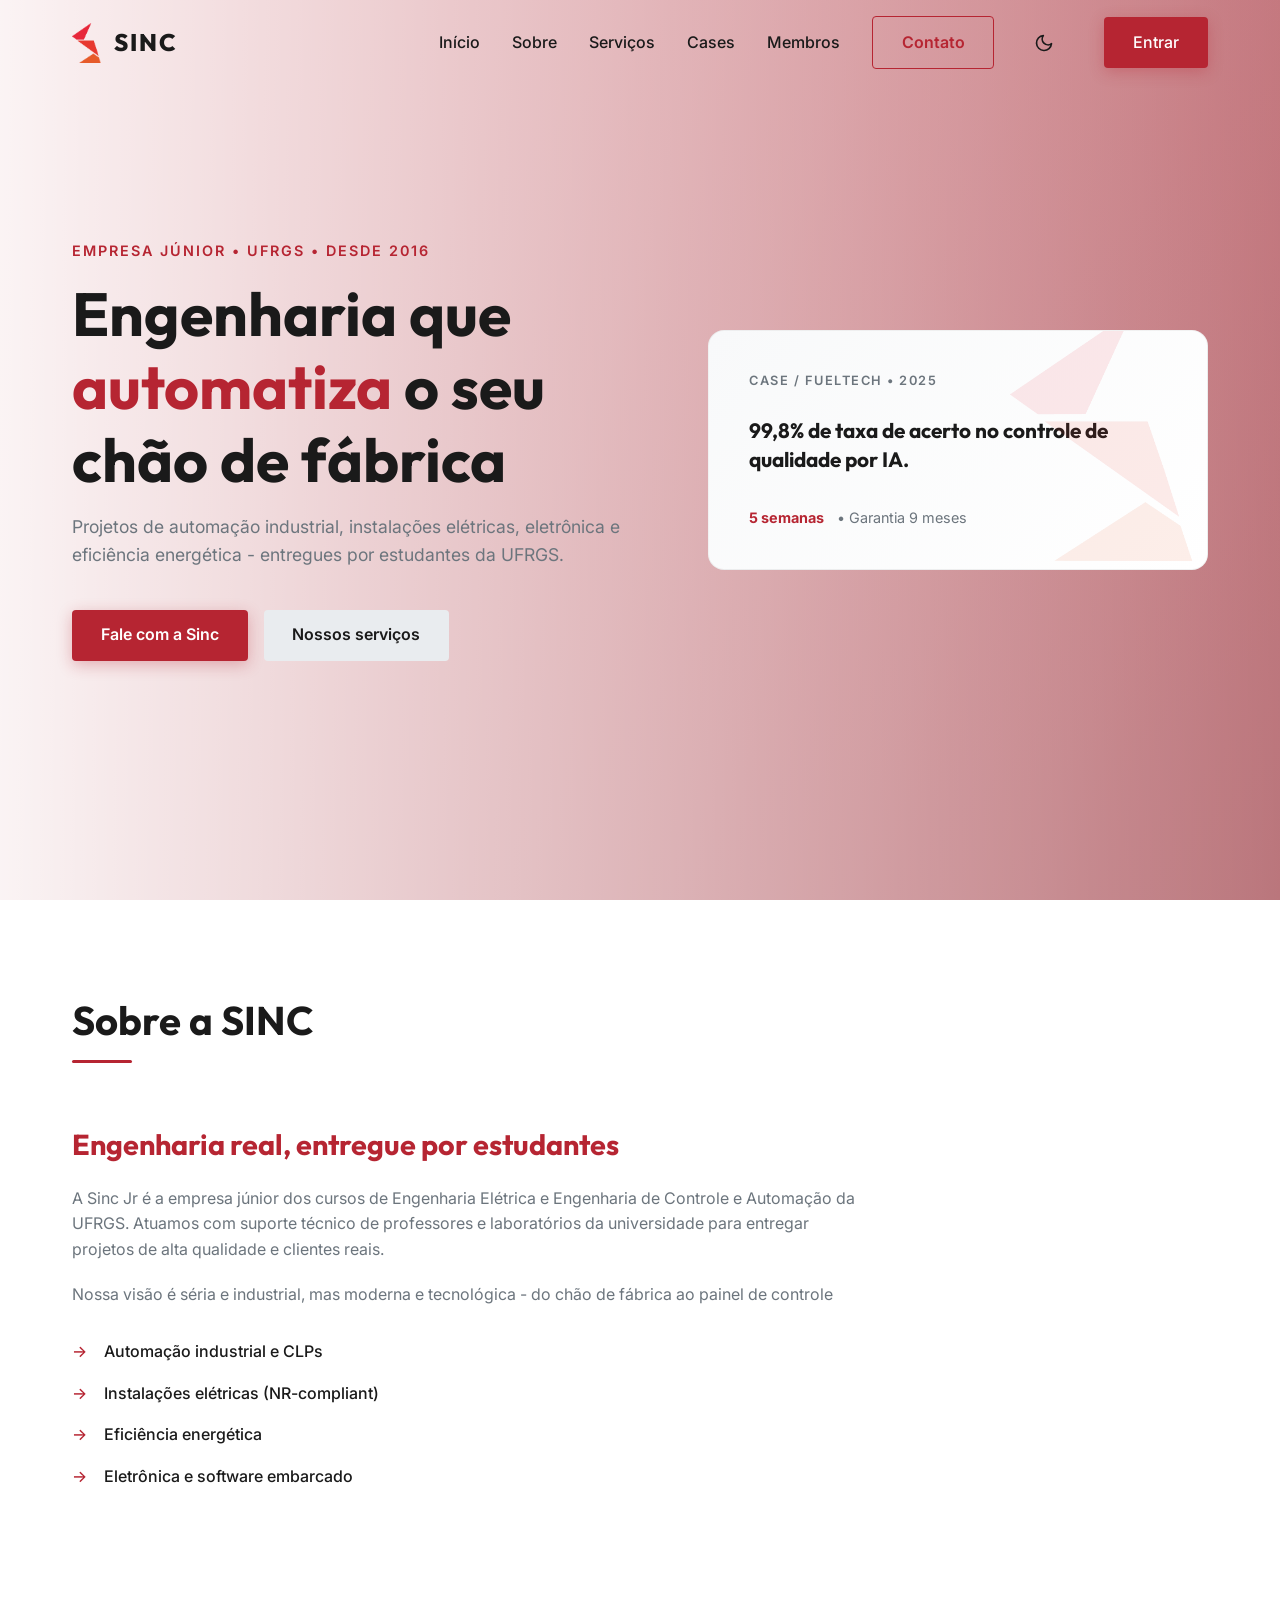
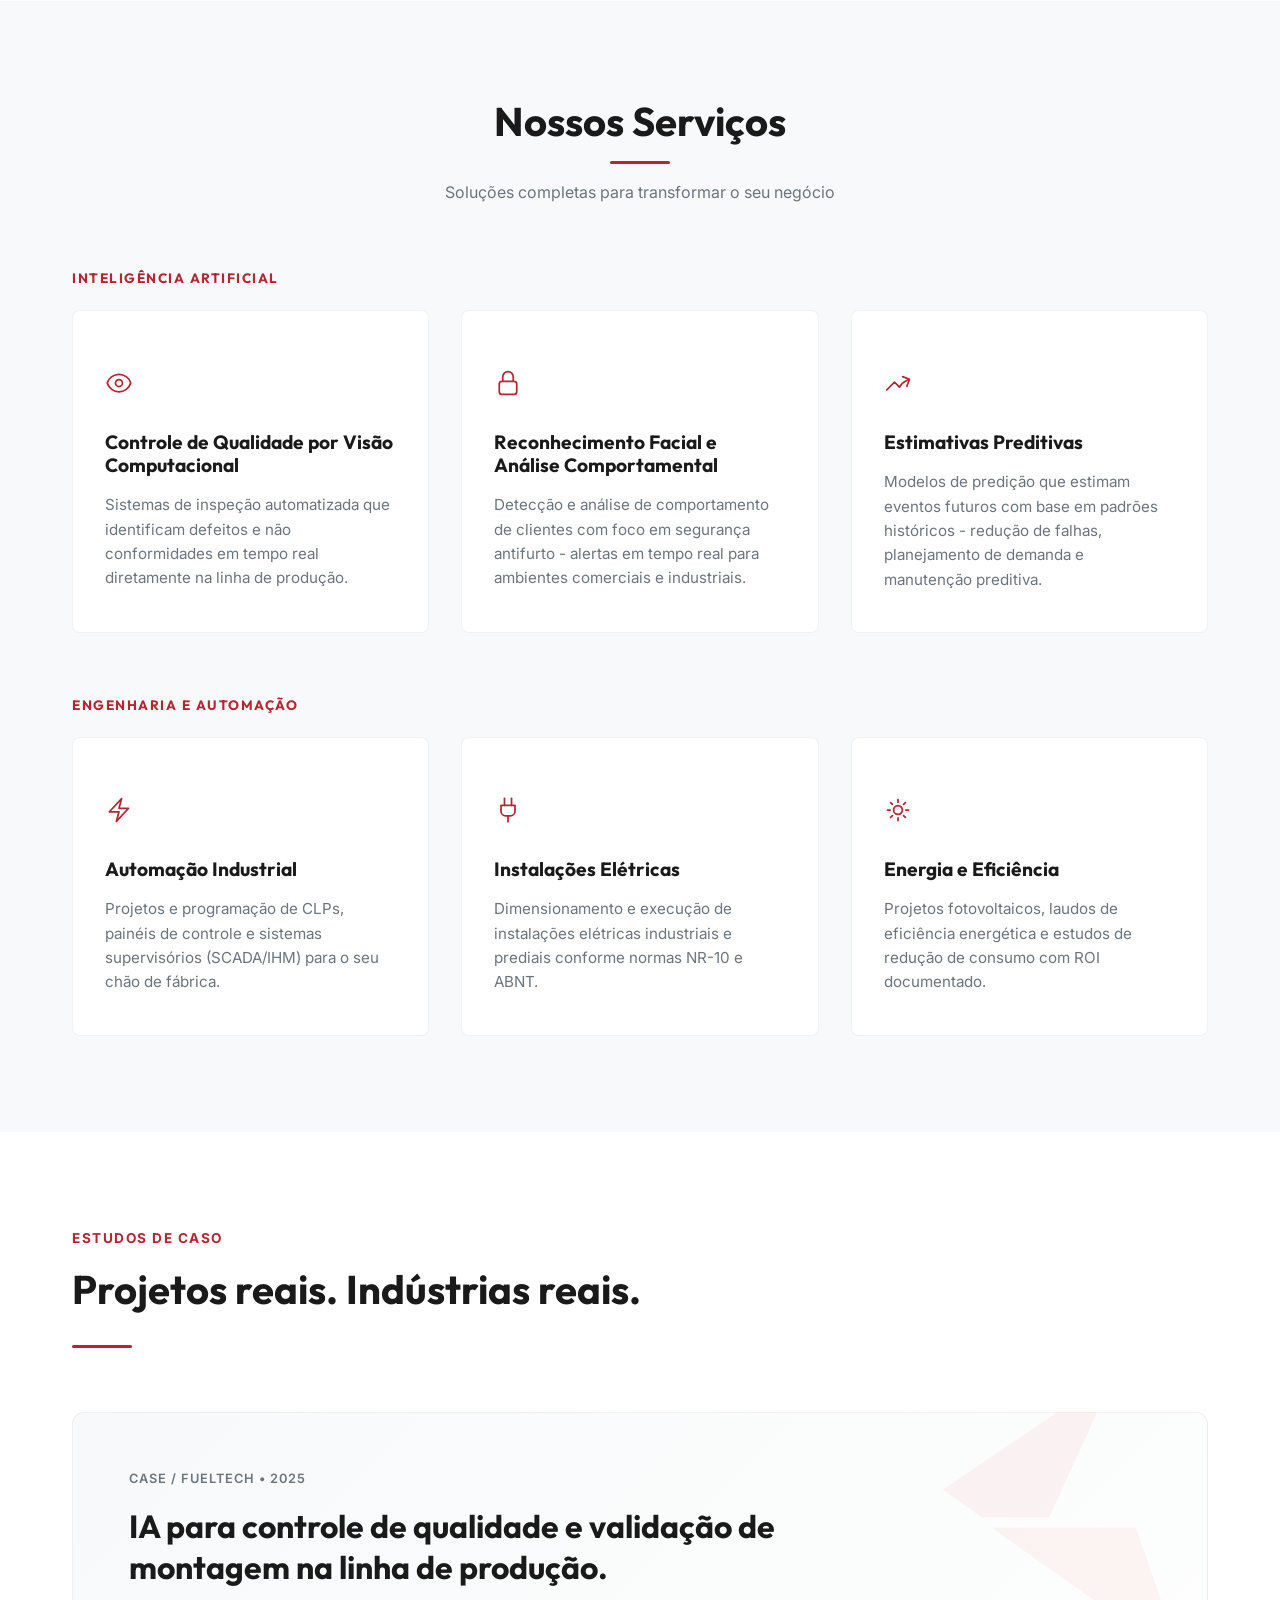
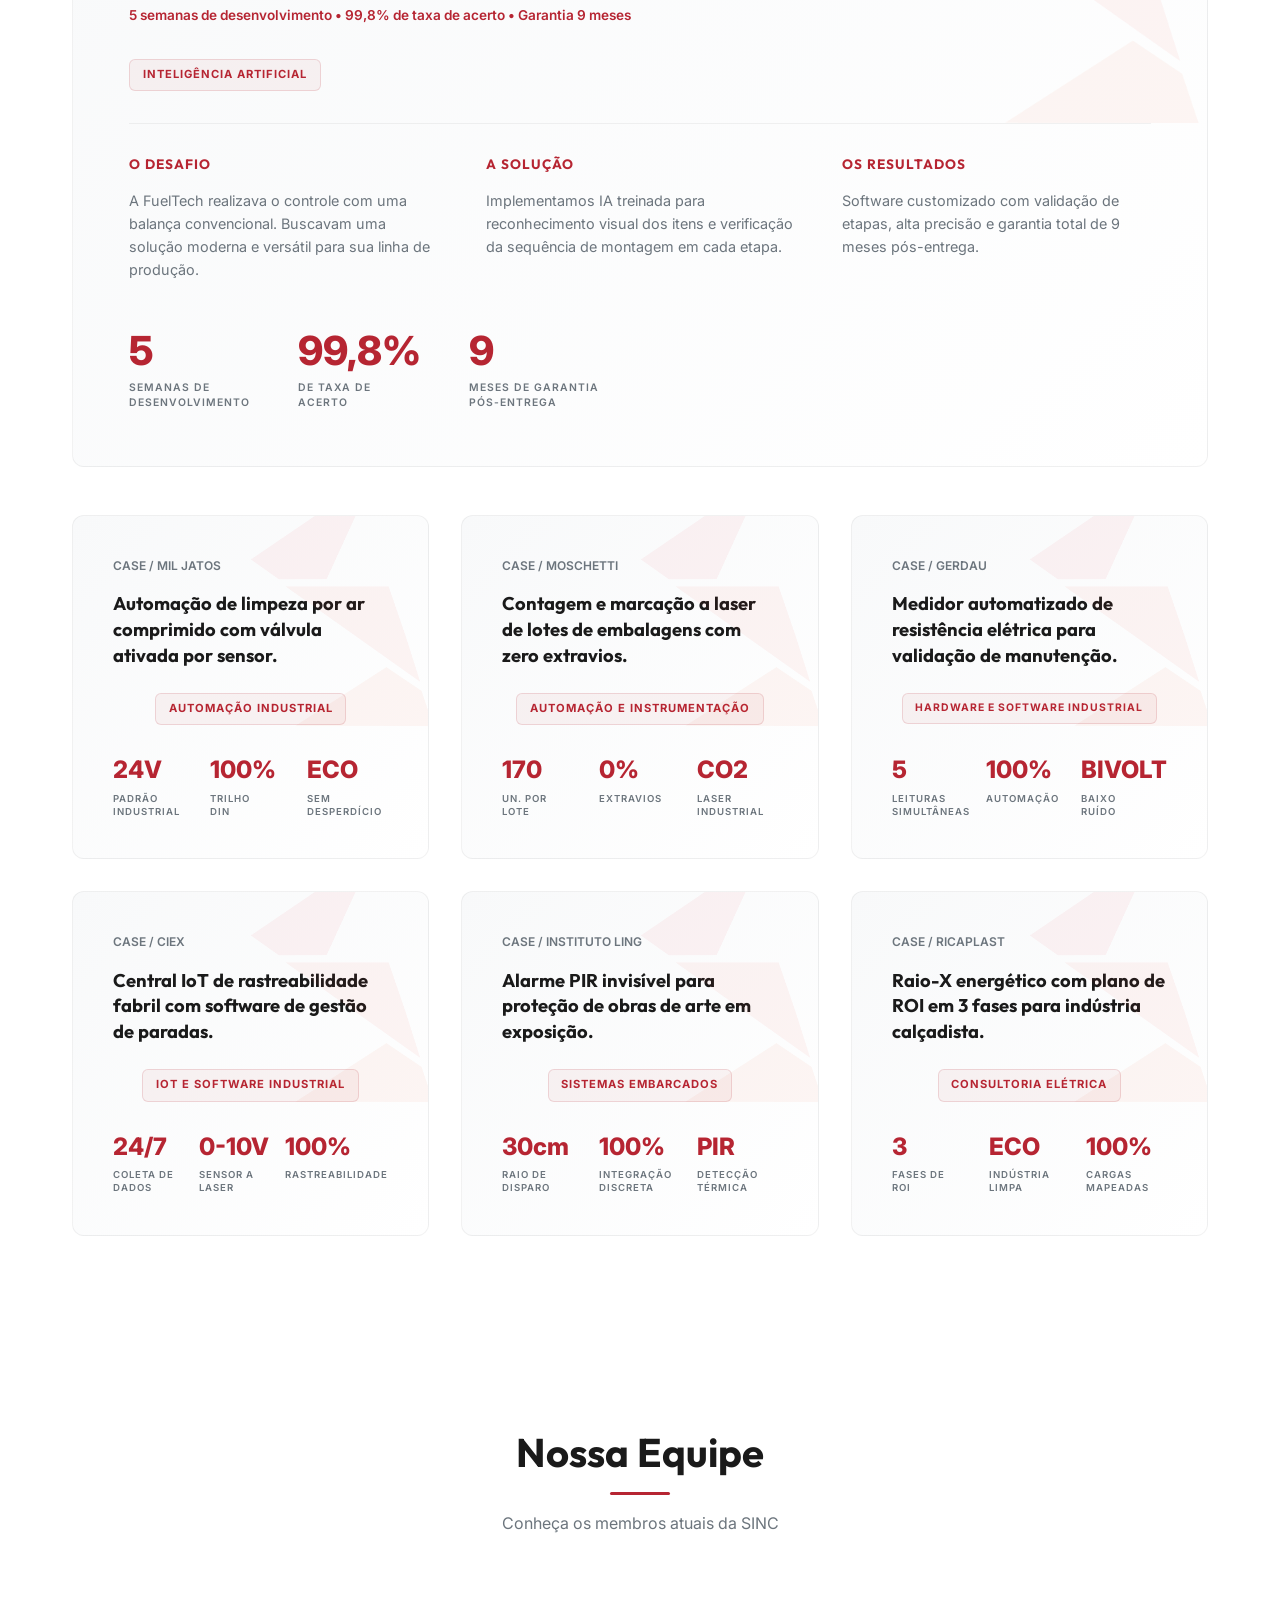
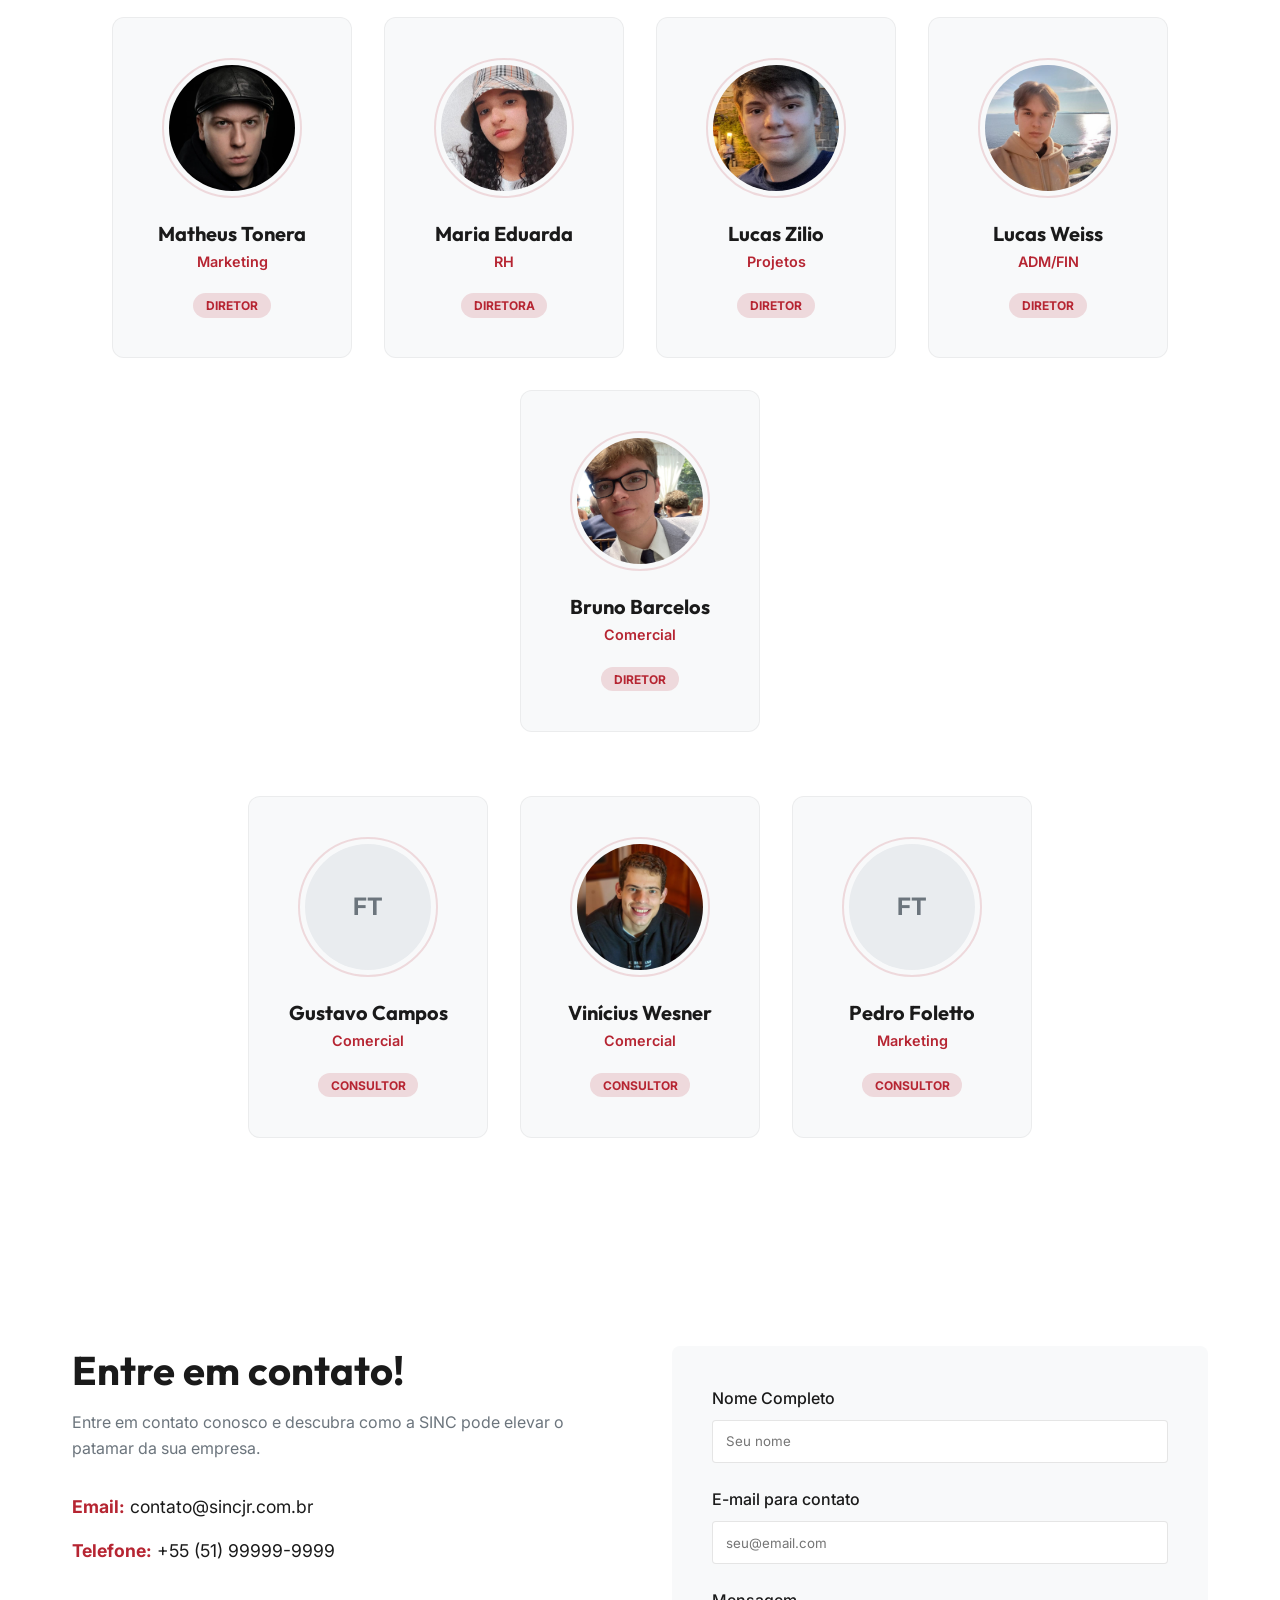
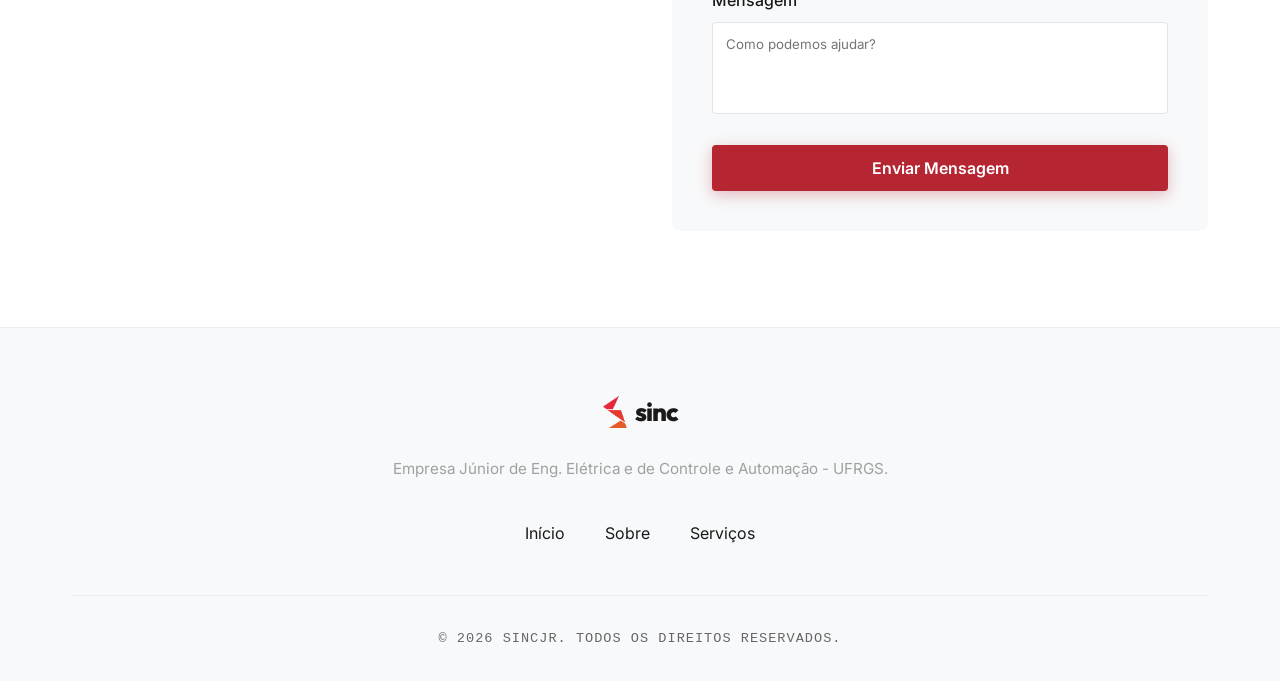
<file: index.html>
<!DOCTYPE html>
<!-- Declaração do tipo de documento, informando ao navegador que se trata de um documento HTML5 -->
<html lang="pt-BR">
<!-- Início do documento HTML, com a definição do idioma como Português do Brasil -->

<head>
    <!-- Seção head: contém metadados, links para fontes e folhas de estilo, que não são exibidos diretamente na página -->
    <meta charset="UTF-8">
    <!-- Define a codificação de caracteres como UTF-8, que suporta a maioria dos caracteres e símbolos -->
    <meta name="viewport" content="width=device-width, initial-scale=1.0">
    <!-- Configura a viewport para tornar o site responsivo (ajustável a diferentes tamanhos de tela) -->
    <title>SincJr - Empresa Júnior de Engenharia Elétrica e Engenharia de Controle e Automação</title>
    <!-- Define o título da página que aparece na aba do navegador -->
    <meta name="description"
        content="SINC: Inovação e Gestão Corporativa. Oferecemos soluções para o sucesso da sua empresa.">
    <!-- Meta description: fornece um resumo do conteúdo da página para os motores de busca (SEO) -->

    <!-- Preconexões para acelerar o carregamento das fontes do Google -->
    <link rel="preconnect" href="https://fonts.googleapis.com">
    <link rel="preconnect" href="https://fonts.gstatic.com" crossorigin>
    <!-- Importação das fontes Inter e Outfit do Google Fonts -->
    <link
        href="https://fonts.googleapis.com/css2?family=Inter:wght@300;400;600;800&family=Outfit:wght@400;700&display=swap"
        rel="stylesheet">

    <!-- Vincula o arquivo CSS externo (style.css) para aplicar estilos à página -->
    <link rel="stylesheet" href="style.css?v=2">

    <!-- Favicon -->
    <link rel="icon" type="image/png" sizes="32x32" href="assets/favicon-32x32.png">
    <link rel="icon" type="image/png" sizes="16x16" href="assets/favicon-16x16.png">
    <link rel="apple-touch-icon" sizes="180x180" href="assets/apple-touch-icon.png">
    <script>
        const savedTheme = localStorage.getItem('theme');
        if (savedTheme === 'dark' || (!savedTheme && window.matchMedia('(prefers-color-scheme: dark)').matches)) {
            document.documentElement.setAttribute('data-theme', 'dark');
        }
    </script>
</head>

<body>
    <!-- O corpo do documento, onde fica o conteúdo visível para o usuário -->

    <header class="navbar">
        <!-- Cabeçalho da página, contendo a barra de navegação principal -->
        <div class="nav-container">
            <!-- Container flexível para alinhar o logotipo e os links de navegação -->
            <a href="#" class="logo-container">
                <!-- Link que envolve o logotipo, redirecionando para o topo da página -->
                <img src="assets/icone.png" alt="Logo SINC" class="logo-img">
                <!-- Imagem do logotipo do site -->
                <span class="logo-text">SINC</span>
                <!-- Texto do logotipo ao lado da imagem -->
            </a>
            <nav class="nav-links">
                <!-- Seção de links de navegação do site -->
                <a href="#home">Início</a>
                <!-- Link para a seção Home -->
                <a href="#about">Sobre</a>
                <!-- Link para a seção Sobre -->
                <a href="#services">Serviços</a>
                <!-- Link para a seção Serviços -->
                <a href="#cases">Cases</a>
                <!-- Link para a seção Casos -->
                <a href="#members">Membros</a>
                <!-- Link para a seção Membros -->
                <a href="#contact" class="btn-primary-outline">Contato</a>

                <!-- Link para a seção de Contato com estilo de botão delineado -->
                <button id="theme-toggle" class="theme-toggle-btn" aria-label="Alternar tema">
                    <svg id="theme-icon" xmlns="http://www.w3.org/2000/svg" width="20" height="20" viewBox="0 0 24 24"
                        fill="none" stroke="currentColor" stroke-width="2" stroke-linecap="round"
                        stroke-linejoin="round">
                        <path d="M21 12.79A9 9 0 1 1 11.21 3 7 7 0 0 0 21 12.79z"></path>
                    </svg>
                </button>
                <a href="dashboard.html" class="btn-primary" style="margin-left: 10px;">Entrar</a>
                <!-- Link para a nova página de Login/Dashboard -->
            </nav>
            <div class="menu-toggle" id="mobile-menu">
                <!-- Botão de menu "hambúrguer" visível apenas em telas menores (dispositivos móveis) -->
                <span class="bar"></span>
                <span class="bar"></span>
                <span class="bar"></span>
                <!-- Barras que formam o ícone do menu responsivo -->
            </div>
        </div>
    </header>

    <main>
        <!-- Conteúdo principal da página -->

        <section id="home" class="hero">
            <!-- Seção "Hero" (destaque principal no topo da página) -->
            <div class="hero-overlay"></div>
            <!-- Camada de sobreposição (geralmente escura) para melhorar a leitura do texto sobre a imagem de fundo -->
            <div class="hero-container">
                <!-- Container para o conteúdo textual do destaque -->
                <div class="hero-content">
                    <p class="fade-in"
                        style="color: var(--color-primary); font-weight: 600; letter-spacing: 2px; font-size: 0.9rem; margin-bottom: 1rem;">
                        EMPRESA JÚNIOR &bull; UFRGS &bull; DESDE 2016</p>
                    <h1 class="fade-in" style="font-size: clamp(2.5rem, 5vw, 3.8rem); line-height: 1.2;">Engenharia que
                        <span style="color: var(--color-primary);">automatiza</span> o seu chão de fábrica
                    </h1>
                    <!-- Título principal da página com animação de fade in -->
                    <p class="fade-in delay-1" style="font-size: 1.1rem; max-width: 700px;">Projetos de automação
                        industrial, instalações elétricas, eletrônica e eficiência energética - entregues por
                        estudantes da
                        UFRGS.</p>
                    <!-- Subtítulo ou descrição com pequeno atraso na animação -->
                    <div class="hero-buttons fade-in delay-2">
                        <!-- Container para os botões de ação na área hero -->
                        <a href="#contact" class="btn-primary">Fale com a Sinc</a>
                        <!-- Botão de ação principal redirecionando para a seção de Contato -->
                        <a href="#services" class="btn-secondary">Nossos serviços</a>
                        <!-- Botão secundário redirecionando para a seção Serviços -->
                    </div>
                </div>

                <!-- Novo Painel de Case -->
                <a href="#cases" class="hero-case-card fade-in delay-2">
                    <div class="case-decoration">
                        <img src="assets/icone.png" alt="" style="width: 100%; height: 100%; object-fit: contain;">
                    </div>
                    <p class="case-meta">CASE / FUELTECH &bull; 2025</p>
                    <h3 class="case-title">99,8% de taxa de acerto no controle de qualidade por IA.</h3>
                    <div class="case-footer">
                        <span>5 semanas</span> &bull; Garantia 9 meses
                    </div>
                </a>
            </div>
        </section>

        <section id="about" class="about-section section-padding">
            <!-- Seção "Sobre nós", contendo informações da empresa -->
            <div class="container">
                <!-- Container para limitar a largura do conteúdo e centralizá-lo -->
                <div class="section-title">
                    <!-- Container do título da seção -->
                    <h2>Sobre a SINC</h2>
                    <!-- Título da seção -->
                    <div class="divider"></div>
                    <!-- Linha divisória para efeito estético -->
                </div>
                <div class="about-grid" style="grid-template-columns: 1fr; max-width: 800px;">
                    <!-- Grade de layout para dividir o conteúdo sobre a empresa em colunas -->
                    <div class="about-text slide-up">
                        <!-- Coluna de texto com animação de deslizar para cima -->
                        <h3>Engenharia real, entregue por estudantes</h3>
                        <!-- Título do bloco de texto -->
                        <p>A Sinc Jr é a empresa júnior dos cursos de Engenharia Elétrica e Engenharia de Controle e
                            Automação da UFRGS. Atuamos com suporte técnico de professores e laboratórios da
                            universidade para entregar projetos de alta qualidade e clientes reais.</p>
                        <!-- Parágrafo introdutório -->
                        <p>Nossa visão é séria e industrial, mas moderna e tecnológica - do chão de fábrica ao painel de
                            controle</p>
                        <!-- Segundo parágrafo detalhando o propósito da equipe -->
                        <ul class="features-list">
                            <!-- Lista de características/vantagens -->
                            <li>Automação industrial e CLPs</li>
                            <li>Instalações elétricas (NR-compliant)</li>
                            <li>Eficiência energética</li>
                            <li>Eletrônica e software embarcado</li>
                            <!-- Itens da lista -->
                        </ul>
                    </div>
                </div>
            </div>
        </section>

        <section id="services" class="services-section section-padding">
            <!-- Seção de "Serviços", apresentando o que a empresa oferece -->
            <div class="container">
                <!-- Container principal da seção -->
                <div class="section-title text-center">
                    <!-- Título da seção centralizado -->
                    <h2>Nossos Serviços</h2>
                    <!-- Título -->
                    <div class="divider mx-auto"></div>
                    <!-- Divisor centralizado (margem horizontal automática) -->
                    <p class="section-subtitle">Soluções completas para transformar o seu negócio</p>
                    <!-- Subtítulo explicativo dos serviços -->
                </div>
                <div style="margin-bottom: 4rem; margin-top: 3rem;">
                    <h3
                        style="color: var(--color-primary); font-size: 0.85rem; text-transform: uppercase; letter-spacing: 1.5px; margin-bottom: 1.5rem; text-align: left;">
                        Inteligência Artificial</h3>
                    <div class="services-grid">
                        <div class="service-card slide-up" style="text-align: left; padding: 2.5rem 2rem;">
                            <div class="service-icon" style="margin-bottom: 1rem;"><svg
                                    xmlns="http://www.w3.org/2000/svg" fill="none" viewBox="0 0 24 24"
                                    stroke-width="1.5" stroke="currentColor"
                                    style="width: 28px; height: 28px; color: var(--color-primary);">
                                    <path stroke-linecap="round" stroke-linejoin="round"
                                        d="M2.036 12.322a1.012 1.012 0 0 1 0-.639C3.423 7.51 7.36 4.5 12 4.5c4.638 0 8.573 3.007 9.963 7.178.07.207.07.431 0 .639C20.577 16.49 16.64 19.5 12 19.5c-4.638 0-8.573-3.007-9.963-7.178Z" />
                                    <path stroke-linecap="round" stroke-linejoin="round"
                                        d="M15 12a3 3 0 1 1-6 0 3 3 0 0 1 6 0Z" />
                                </svg></div>
                            <h3 style="font-size: 1.2rem; margin-bottom: 1rem;">Controle de Qualidade por Visão
                                Computacional</h3>
                            <p style="font-size: 0.95rem;">Sistemas de inspeção automatizada que identificam defeitos e
                                não conformidades em tempo real diretamente na linha de produção.</p>
                        </div>
                        <div class="service-card slide-up delay-1" style="text-align: left; padding: 2.5rem 2rem;">
                            <div class="service-icon" style="margin-bottom: 1rem;"><svg
                                    xmlns="http://www.w3.org/2000/svg" fill="none" viewBox="0 0 24 24"
                                    stroke-width="1.5" stroke="currentColor"
                                    style="width: 28px; height: 28px; color: var(--color-primary);">
                                    <path stroke-linecap="round" stroke-linejoin="round"
                                        d="M16.5 10.5V6.75a4.5 4.5 0 1 0-9 0v3.75m-.75 11.25h10.5a2.25 2.25 0 0 0 2.25-2.25v-6.75a2.25 2.25 0 0 0-2.25-2.25H6.75a2.25 2.25 0 0 0-2.25 2.25v6.75a2.25 2.25 0 0 0 2.25 2.25Z" />
                                </svg></div>
                            <h3 style="font-size: 1.2rem; margin-bottom: 1rem;">Reconhecimento Facial e Análise
                                Comportamental</h3>
                            <p style="font-size: 0.95rem;">Detecção e análise de comportamento de clientes com foco em
                                segurança antifurto - alertas em tempo real para ambientes comerciais e industriais.</p>
                        </div>
                        <div class="service-card slide-up delay-2" style="text-align: left; padding: 2.5rem 2rem;">
                            <div class="service-icon" style="margin-bottom: 1rem;"><svg
                                    xmlns="http://www.w3.org/2000/svg" fill="none" viewBox="0 0 24 24"
                                    stroke-width="1.5" stroke="currentColor"
                                    style="width: 28px; height: 28px; color: var(--color-primary);">
                                    <path stroke-linecap="round" stroke-linejoin="round"
                                        d="M2.25 18 9 11.25l4.306 4.306a11.95 11.95 0 0 1 5.814-5.518l2.74-1.22m0 0-5.94-2.281m5.94 2.28-2.28 5.941" />
                                </svg></div>
                            <h3 style="font-size: 1.2rem; margin-bottom: 1rem;">Estimativas Preditivas</h3>
                            <p style="font-size: 0.95rem;">Modelos de predição que estimam eventos futuros com base em
                                padrões históricos - redução de falhas, planejamento de demanda e manutenção preditiva.
                            </p>
                        </div>
                    </div>
                </div>

                <div>
                    <h3
                        style="color: var(--color-primary); font-size: 0.85rem; text-transform: uppercase; letter-spacing: 1.5px; margin-bottom: 1.5rem; text-align: left;">
                        Engenharia e Automação</h3>
                    <div class="services-grid">
                        <div class="service-card slide-up" style="text-align: left; padding: 2.5rem 2rem;">
                            <div class="service-icon" style="margin-bottom: 1rem;"><svg
                                    xmlns="http://www.w3.org/2000/svg" fill="none" viewBox="0 0 24 24"
                                    stroke-width="1.5" stroke="currentColor"
                                    style="width: 28px; height: 28px; color: var(--color-primary);">
                                    <path stroke-linecap="round" stroke-linejoin="round"
                                        d="m3.75 13.5 10.5-11.25L12 10.5h8.25L9.75 21.75 12 13.5H3.75Z" />
                                </svg></div>
                            <h3 style="font-size: 1.2rem; margin-bottom: 1rem;">Automação Industrial</h3>
                            <p style="font-size: 0.95rem;">Projetos e programação de CLPs, painéis de controle e
                                sistemas supervisórios (SCADA/IHM) para o seu chão de fábrica.</p>
                        </div>
                        <div class="service-card slide-up delay-1" style="text-align: left; padding: 2.5rem 2rem;">
                            <div class="service-icon" style="margin-bottom: 1rem;"><svg
                                    xmlns="http://www.w3.org/2000/svg" width="28" height="28" viewBox="0 0 24 24"
                                    fill="none" stroke="currentColor" stroke-width="1.5" stroke-linecap="round"
                                    stroke-linejoin="round" style="color: var(--color-primary);">
                                    <path d="M12 22v-5" />
                                    <path d="M9 8V2" />
                                    <path d="M15 8V2" />
                                    <path d="M18 8v5a4 4 0 0 1-4 4h-4a4 4 0 0 1-4-4V8Z" />
                                </svg></div>
                            <h3 style="font-size: 1.2rem; margin-bottom: 1rem;">Instalações Elétricas</h3>
                            <p style="font-size: 0.95rem;">Dimensionamento e execução de instalações elétricas
                                industriais e prediais conforme normas NR-10 e ABNT.</p>
                        </div>
                        <div class="service-card slide-up delay-2" style="text-align: left; padding: 2.5rem 2rem;">
                            <div class="service-icon" style="margin-bottom: 1rem;"><svg
                                    xmlns="http://www.w3.org/2000/svg" fill="none" viewBox="0 0 24 24"
                                    stroke-width="1.5" stroke="currentColor"
                                    style="width: 28px; height: 28px; color: var(--color-primary);">
                                    <path stroke-linecap="round" stroke-linejoin="round"
                                        d="M12 3v2.25m6.364.386-1.591 1.591M21 12h-2.25m-.386 6.364-1.591-1.591M12 18.75V21m-4.773-4.227-1.591 1.591M5.25 12H3m4.227-4.773L5.636 5.636M15.75 12a3.75 3.75 0 1 1-7.5 0 3.75 3.75 0 0 1 7.5 0Z" />
                                </svg></div>
                            <h3 style="font-size: 1.2rem; margin-bottom: 1rem;">Energia e Eficiência</h3>
                            <p style="font-size: 0.95rem;">Projetos fotovoltaicos, laudos de eficiência energética e
                                estudos de redução de consumo com ROI documentado.</p>
                        </div>
                    </div>
                </div>
            </div>
        </section>

        <section id="cases" class="cases-section section-padding">
            <div class="container">
                <div class="section-title" style="text-align: left;">
                    <span
                        style="color: var(--color-primary); font-size: 0.85rem; font-weight: 700; text-transform: uppercase; letter-spacing: 1.5px; margin-bottom: 1rem; display: block;">Estudos
                        de Caso</span>
                    <h2 style="margin-bottom: 2rem; text-align: left;">Projetos reais. Indústrias reais.</h2>
                    <div class="divider" style="margin-left: 0;"></div>
                </div>

                <div class="cases-grid">
                    <!-- Big Case: FuelTech -->
                    <div class="case-card-large slide-up">
                        <div class="case-decoration">
                            <img src="assets/icone.png" style="width: 100%; height: 100%; object-fit: contain;">
                        </div>
                        <div style="position: relative; z-index: 2;">
                            <p
                                style="color: var(--color-text-muted); font-size: 0.8rem; font-weight: 600; letter-spacing: 1px; text-transform: uppercase; margin-bottom: 1rem;">
                                CASE / FUELTECH &bull; 2025</p>
                            <h3 style="font-size: 2rem; margin-bottom: 1rem; max-width: 700px; line-height: 1.3;">IA
                                para controle de qualidade e validação de montagem na linha de produção.</h3>
                            <p
                                style="color: var(--color-primary); font-size: 0.85rem; font-weight: 600; margin-bottom: 2rem;">
                                5 semanas de desenvolvimento &bull; 99,8% de taxa de acerto &bull; Garantia 9 meses</p>

                            <div class="case-category-tag">INTELIGÊNCIA ARTIFICIAL</div>

                            <div
                                style="display: grid; grid-template-columns: repeat(auto-fit, minmax(250px, 1fr)); gap: 3rem; margin-bottom: 3rem; border-top: 1px solid var(--card-border); padding-top: 2rem;">
                                <div>
                                    <h4
                                        style="color: var(--color-primary); font-size: 0.85rem; margin-bottom: 1rem; letter-spacing: 1px; text-transform: uppercase;">
                                        O Desafio</h4>
                                    <p style="color: var(--color-text-muted); font-size: 0.9rem; line-height: 1.6;">A
                                        FuelTech realizava o controle com uma balança convencional. Buscavam uma solução
                                        moderna e versátil para sua linha de produção.</p>
                                </div>
                                <div>
                                    <h4
                                        style="color: var(--color-primary); font-size: 0.85rem; margin-bottom: 1rem; letter-spacing: 1px; text-transform: uppercase;">
                                        A Solução</h4>
                                    <p style="color: var(--color-text-muted); font-size: 0.9rem; line-height: 1.6;">
                                        Implementamos IA treinada para reconhecimento visual dos itens e verificação da
                                        sequência de montagem em cada etapa.</p>
                                </div>
                                <div>
                                    <h4
                                        style="color: var(--color-primary); font-size: 0.85rem; margin-bottom: 1rem; letter-spacing: 1px; text-transform: uppercase;">
                                        Os Resultados</h4>
                                    <p style="color: var(--color-text-muted); font-size: 0.9rem; line-height: 1.6;">
                                        Software customizado com validação de etapas, alta precisão e garantia total de
                                        9 meses pós-entrega.</p>
                                </div>
                            </div>

                            <div class="case-stats">
                                <div class="stat-item">
                                    <span class="stat-value">5</span>
                                    <span class="stat-label">Semanas de<br>Desenvolvimento</span>
                                </div>
                                <div class="stat-item">
                                    <span class="stat-value">99,8%</span>
                                    <span class="stat-label">De taxa de<br>acerto</span>
                                </div>
                                <div class="stat-item">
                                    <span class="stat-value">9</span>
                                    <span class="stat-label">Meses de Garantia<br>Pós-Entrega</span>
                                </div>
                            </div>
                        </div>
                    </div>

                    <!-- Row 1 -->
                    <!-- Small Case 1: Mil Jatos -->
                    <div class="case-card-small slide-up">
                        <div class="case-decoration">
                            <img src="assets/icone.png" style="width: 100%; height: 100%; object-fit: contain;">
                        </div>
                        <p
                            style="color: var(--color-text-muted); font-size: 0.75rem; font-weight: 600; text-transform: uppercase; margin-bottom: 1rem;">
                            CASE / MIL JATOS</p>
                        <h4 style="font-size: 1.15rem; margin-bottom: 1.5rem; line-height: 1.4;">Automação de limpeza
                            por ar comprimido com válvula ativada por sensor.</h4>
                        <div class="case-category-tag">AUTOMAÇÃO INDUSTRIAL</div>
                        <div class="case-stats">
                            <div class="stat-item">
                                <span class="stat-value">24V</span>
                                <span class="stat-label">Padrão<br>Industrial</span>
                            </div>
                            <div class="stat-item">
                                <span class="stat-value">100%</span>
                                <span class="stat-label">Trilho<br>DIN</span>
                            </div>
                            <div class="stat-item">
                                <span class="stat-value">ECO</span>
                                <span class="stat-label">Sem<br>Desperdício</span>
                            </div>
                        </div>
                    </div>

                    <!-- Small Case 2: Moschetti -->
                    <div class="case-card-small slide-up delay-1">
                        <div class="case-decoration">
                            <img src="assets/icone.png" style="width: 100%; height: 100%; object-fit: contain;">
                        </div>
                        <p
                            style="color: var(--color-text-muted); font-size: 0.75rem; font-weight: 600; text-transform: uppercase; margin-bottom: 1rem;">
                            CASE / MOSCHETTI</p>
                        <h4 style="font-size: 1.15rem; margin-bottom: 1.5rem; line-height: 1.4;">Contagem e marcação a
                            laser de lotes de embalagens com zero extravios.</h4>
                        <div class="case-category-tag">AUTOMAÇÃO E INSTRUMENTAÇÃO</div>
                        <div class="case-stats">
                            <div class="stat-item">
                                <span class="stat-value">170</span>
                                <span class="stat-label">Un. por<br>Lote</span>
                            </div>
                            <div class="stat-item">
                                <span class="stat-value">0%</span>
                                <span class="stat-label">Extravios</span>
                            </div>
                            <div class="stat-item">
                                <span class="stat-value">CO2</span>
                                <span class="stat-label">Laser<br>Industrial</span>
                            </div>
                        </div>
                    </div>

                    <!-- Small Case 3: Gerdau -->
                    <div class="case-card-small slide-up delay-2">
                        <div class="case-decoration">
                            <img src="assets/icone.png" style="width: 100%; height: 100%; object-fit: contain;">
                        </div>
                        <p
                            style="color: var(--color-text-muted); font-size: 0.75rem; font-weight: 600; text-transform: uppercase; margin-bottom: 1rem;">
                            CASE / GERDAU</p>
                        <h4 style="font-size: 1.15rem; margin-bottom: 1.5rem; line-height: 1.4;">Medidor automatizado de
                            resistência elétrica para validação de manutenção.</h4>
                        <div class="case-category-tag" style="font-size: 0.65rem;">HARDWARE E SOFTWARE INDUSTRIAL</div>
                        <div class="case-stats">
                            <div class="stat-item">
                                <span class="stat-value">5</span>
                                <span class="stat-label">Leituras<br>Simultâneas</span>
                            </div>
                            <div class="stat-item">
                                <span class="stat-value">100%</span>
                                <span class="stat-label">Automação</span>
                            </div>
                            <div class="stat-item">
                                <span class="stat-value">BIVOLT</span>
                                <span class="stat-label">Baixo<br>Ruído</span>
                            </div>
                        </div>
                    </div>

                    <!-- Row 2 -->
                    <!-- Small Case 4: Ciex -->
                    <div class="case-card-small slide-up">
                        <div class="case-decoration">
                            <img src="assets/icone.png" style="width: 100%; height: 100%; object-fit: contain;">
                        </div>
                        <p
                            style="color: var(--color-text-muted); font-size: 0.75rem; font-weight: 600; text-transform: uppercase; margin-bottom: 1rem;">
                            CASE / CIEX</p>
                        <h4 style="font-size: 1.15rem; margin-bottom: 1.5rem; line-height: 1.4;">Central IoT de
                            rastreabilidade fabril com software de gestão de paradas.</h4>
                        <div class="case-category-tag">IOT E SOFTWARE INDUSTRIAL</div>
                        <div class="case-stats">
                            <div class="stat-item">
                                <span class="stat-value">24/7</span>
                                <span class="stat-label">Coleta de<br>Dados</span>
                            </div>
                            <div class="stat-item">
                                <span class="stat-value">0-10V</span>
                                <span class="stat-label">Sensor a<br>Laser</span>
                            </div>
                            <div class="stat-item">
                                <span class="stat-value">100%</span>
                                <span class="stat-label">Rastreabilidade</span>
                            </div>
                        </div>
                    </div>

                    <!-- Small Case 5: Instituto Ling -->
                    <div class="case-card-small slide-up delay-1">
                        <div class="case-decoration">
                            <img src="assets/icone.png" style="width: 100%; height: 100%; object-fit: contain;">
                        </div>
                        <p
                            style="color: var(--color-text-muted); font-size: 0.75rem; font-weight: 600; text-transform: uppercase; margin-bottom: 1rem;">
                            CASE / INSTITUTO LING</p>
                        <h4 style="font-size: 1.15rem; margin-bottom: 1.5rem; line-height: 1.4;">Alarme PIR invisível
                            para proteção de obras de arte em exposição.</h4>
                        <div class="case-category-tag">SISTEMAS EMBARCADOS</div>
                        <div class="case-stats">
                            <div class="stat-item">
                                <span class="stat-value">30cm</span>
                                <span class="stat-label">Raio de<br>Disparo</span>
                            </div>
                            <div class="stat-item">
                                <span class="stat-value">100%</span>
                                <span class="stat-label">Integração<br>Discreta</span>
                            </div>
                            <div class="stat-item">
                                <span class="stat-value">PIR</span>
                                <span class="stat-label">Detecção<br>Térmica</span>
                            </div>
                        </div>
                    </div>

                    <!-- Small Case 6: Ricaplast -->
                    <div class="case-card-small slide-up delay-2">
                        <div class="case-decoration">
                            <img src="assets/icone.png" style="width: 100%; height: 100%; object-fit: contain;">
                        </div>
                        <p
                            style="color: var(--color-text-muted); font-size: 0.75rem; font-weight: 600; text-transform: uppercase; margin-bottom: 1rem;">
                            CASE / RICAPLAST</p>
                        <h4 style="font-size: 1.15rem; margin-bottom: 1.5rem; line-height: 1.4;">Raio-X energético com
                            plano de ROI em 3 fases para indústria calçadista.</h4>
                        <div class="case-category-tag">CONSULTORIA ELÉTRICA</div>
                        <div class="case-stats">
                            <div class="stat-item">
                                <span class="stat-value">3</span>
                                <span class="stat-label">Fases de<br>ROI</span>
                            </div>
                            <div class="stat-item">
                                <span class="stat-value">ECO</span>
                                <span class="stat-label">Indústria<br>Limpa</span>
                            </div>
                            <div class="stat-item">
                                <span class="stat-value">100%</span>
                                <span class="stat-label">Cargas<br>Mapeadas</span>
                            </div>
                        </div>
                    </div>
                </div>
            </div>
        </section>

        <section id="members" class="members-section section-padding">
            <!-- Seção de "Membros", apresentando a equipe -->
            <div class="container" style="max-width: 1400px;">
                <div class="section-title text-center">
                    <h2>Nossa Equipe</h2>
                    <div class="divider mx-auto"></div>
                    <p class="section-subtitle">Conheça os membros atuais da SINC</p>
                </div>

                <div class="members-grid">
                    <!-- Member Card 1 -->
                    <div class="member-card slide-up">
                        <a href="membro-matheus.html" class="member-photo-link">
                            <div class="member-photo-container">
                                <img src="assets/matheus.png" alt="Matheus Tonera" class="member-img">
                            </div>
                        </a>

                        <div class="member-info">
                            <h3>Matheus Tonera</h3>
                            <p class="member-role">Marketing</p>
                            <div class="member-social">
                                <span class="social-tag">DIRETOR</span>
                            </div>
                        </div>
                    </div>

                    <!-- Member Card 2 -->
                    <div class="member-card slide-up delay-1">
                        <a href="membro-maria.html" class="member-photo-link">
                            <div class="member-photo-container">
                                <img src="assets/mariaeduarda.png" alt="Maria Eduarda" class="member-img">
                            </div>
                        </a>

                        <div class="member-info">
                            <h3>Maria Eduarda</h3>
                            <p class="member-role">RH</p>
                            <div class="member-social">
                                <span class="social-tag">DIRETORA</span>
                            </div>
                        </div>
                    </div>

                    <!-- Member Card 3 -->
                    <div class="member-card slide-up delay-2">
                        <a href="membro-lucaszilio.html" class="member-photo-link">
                            <div class="member-photo-container">
                                <img src="assets/lucaszilio.png" alt="Lucas Zilio" class="member-img">
                            </div>
                        </a>
                        <div class="member-info">
                            <h3>Lucas Zilio</h3>
                            <p class="member-role">Projetos</p>
                            <div class="member-social">
                                <span class="social-tag">DIRETOR</span>
                            </div>
                        </div>
                    </div>

                    <!-- Member Card 4 -->
                    <div class="member-card slide-up delay-3">
                        <a href="membro-lucasweiss.html" class="member-photo-link">
                            <div class="member-photo-container">
                                <img src="assets/lucasweiss.png" alt="Lucas Weiss" class="member-img">
                            </div>
                        </a>
                        <div class="member-info">
                            <h3>Lucas Weiss</h3>
                            <p class="member-role">ADM/FIN</p>
                            <div class="member-social">
                                <span class="social-tag">DIRETOR</span>
                            </div>
                        </div>
                    </div>

                    <!-- Member Card 5 -->
                    <div class="member-card slide-up">
                        <a href="membro-bruno.html" class="member-photo-link">
                            <div class="member-photo-container">
                                <img src="assets/brunobarcelos.png" alt="Bruno Barcelos" class="member-img">
                            </div>
                        </a>
                        <div class="member-info">
                            <h3>Bruno Barcelos</h3>
                            <p class="member-role">Comercial</p>
                            <div class="member-social">
                                <span class="social-tag">DIRETOR</span>
                            </div>
                        </div>
                    </div>
                </div>

                <!-- Segunda Linha (Consultores) -->
                <div class="members-grid" style="margin-top: 2rem;">
                    <!-- Member Card 6 -->
                    <div class="member-card slide-up delay-1">
                        <a href="membro-gustavo.html" class="member-photo-link">
                            <div class="member-photo-container">
                                <div class="member-photo-placeholder">
                                    <span>FT</span>
                                </div>
                            </div>
                        </a>
                        <div class="member-info">
                            <h3>Gustavo Campos</h3>
                            <p class="member-role">Comercial</p>
                            <div class="member-social">
                                <span class="social-tag">CONSULTOR</span>
                            </div>
                        </div>
                    </div>

                    <!-- Member Card 7 -->
                    <div class="member-card slide-up delay-2">
                        <a href="membro-vinicius.html" class="member-photo-link">
                            <div class="member-photo-container">
                                <img src="assets/viniciuswesner.png" alt="Vinícius Wesner" class="member-img">
                            </div>
                        </a>
                        <div class="member-info">
                            <h3>Vinícius Wesner</h3>
                            <p class="member-role">Comercial</p>
                            <div class="member-social">
                                <span class="social-tag">CONSULTOR</span>
                            </div>
                        </div>
                    </div>

                    <!-- Member Card 8 -->
                    <div class="member-card slide-up delay-3">
                        <a href="membro-pedro.html" class="member-photo-link">
                            <div class="member-photo-container">
                                <div class="member-photo-placeholder">
                                    <span>FT</span>
                                </div>
                            </div>
                        </a>
                        <div class="member-info">
                            <h3>Pedro Foletto</h3>
                            <p class="member-role">Marketing</p>
                            <div class="member-social">
                                <span class="social-tag">CONSULTOR</span>
                            </div>
                        </div>
                    </div>
                </div>


            </div>
        </section>

        <section id="contact" class="contact-section section-padding">

            <!-- Seção de "Contato", para usuários enviarem mensagens -->
            <div class="container">
                <div class="contact-grid">
                    <!-- Grade que divide as informações de contato do formulário -->
                    <div class="contact-info slide-up">
                        <!-- Coluna com informações de contato por extenso -->
                        <h2>Entre em contato!</h2>
                        <!-- Título motivacional de contato -->
                        <p>Entre em contato conosco e descubra como a SINC pode elevar o patamar da sua empresa.</p>
                        <!-- Texto incentivando o contato -->
                        <div class="info-item">
                            <!-- Informação específica: E-mail -->
                            <strong>Email:</strong> contato@sincjr.com.br
                        </div>

                        <div class="info-item">
                            <!-- Informação específica: Telefone -->
                            <strong>Telefone:</strong> +55 (51) 99999-9999
                        </div>
                    </div>
                    <form class="contact-form slide-up delay-1" id="contactForm"
                        action="https://formsubmit.co/contato@sincjr.com.br" method="POST">
                        <!-- Coluna contendo o formulário de contato -->
                        <div class="form-group">
                            <!-- Grupo para o campo de Nome -->
                            <label for="name">Nome Completo</label>
                            <!-- Rótulo do campo de nome -->
                            <input type="text" id="name" name="name" required placeholder="Seu nome">
                            <!-- Campo de entrada de texto obrigatório para o nome -->
                        </div>
                        <div class="form-group">
                            <!-- Grupo para o campo de E-mail -->
                            <label for="email">E-mail para contato</label>
                            <!-- Rótulo do e-mail -->
                            <input type="email" id="email" name="email" required placeholder="seu@email.com">
                            <!-- Campo de entrada obrigatório validado como e-mail -->
                        </div>
                        <div class="form-group">
                            <!-- Grupo para a Mensagem -->
                            <label for="message">Mensagem</label>
                            <!-- Rótulo da mensagem -->
                            <textarea id="message" name="message" rows="4" required
                                placeholder="Como podemos ajudar?"></textarea>
                            <!-- Área de texto longa obrigatória para o usuário digitar a mensagem -->
                        </div>

                        <button type="submit" class="btn-primary w-100">Enviar Mensagem</button>
                        <!-- Botão de submissão do formulário, ocupando 100% da largura (w-100) -->
                    </form>
                </div>
            </div>
        </section>
    </main>

    <footer>
        <!-- Rodapé do site -->
        <div class="container">
            <div class="footer-content"
                style="display: flex; flex-direction: column; align-items: center; text-align: center; gap: 2.5rem;">
                <!-- Conteúdo superior do rodapé, geralmente links e logo -->
                <div class="footer-brand"
                    style="display: flex; flex-direction: column; align-items: center; max-width: 100%;">
                    <!-- Branding no rodapé (Logotipo textual e descrição) -->
                    <div
                        style="display: flex; align-items: center; justify-content: center; gap: 0.5rem; margin-bottom: 1rem;">
                        <img src="assets/icone.png" alt="SINC Logo" style="width: 24px; height: auto;">
                        <span class="logo-text"
                            style="text-transform: lowercase; font-size: 1.6rem; letter-spacing: -1px; margin: 0;">sinc</span>
                    </div>
                    <p style="color: #a0a0a0; font-size: 0.95rem;">Empresa Júnior de Eng. Elétrica e de Controle e
                        Automação - UFRGS.</p>
                </div>
                <div class="footer-links" style="display: flex; gap: 2.5rem; justify-content: center; width: 100%;">
                    <!-- Links rápidos de navegação repetidos no rodapé -->
                    <a href="#home">Início</a>
                    <a href="#about">Sobre</a>
                    <a href="#services">Serviços</a>
                </div>
            </div>
            <div class="footer-bottom"
                style="margin-top: 3rem; padding-top: 2rem; border-top: 1px solid var(--footer-border); text-align: center;">
                <!-- Seção mais inferior do rodapé, contendo direitos autorais -->
                <p
                    style="font-family: monospace; font-size: 0.85rem; color: #666; letter-spacing: 1px; text-transform: uppercase;">
                    &copy; 2026 SINCJR. Todos os direitos reservados.</p>
                <!-- Texto de copyright da empresa -->
            </div>
        </div>
    </footer>

    <!-- Inclusão do arquivo JavaScript principal que contém as interações dinâmicas e lógica da página -->
    <script src="main.js"></script>
</body>

</html>
</file>
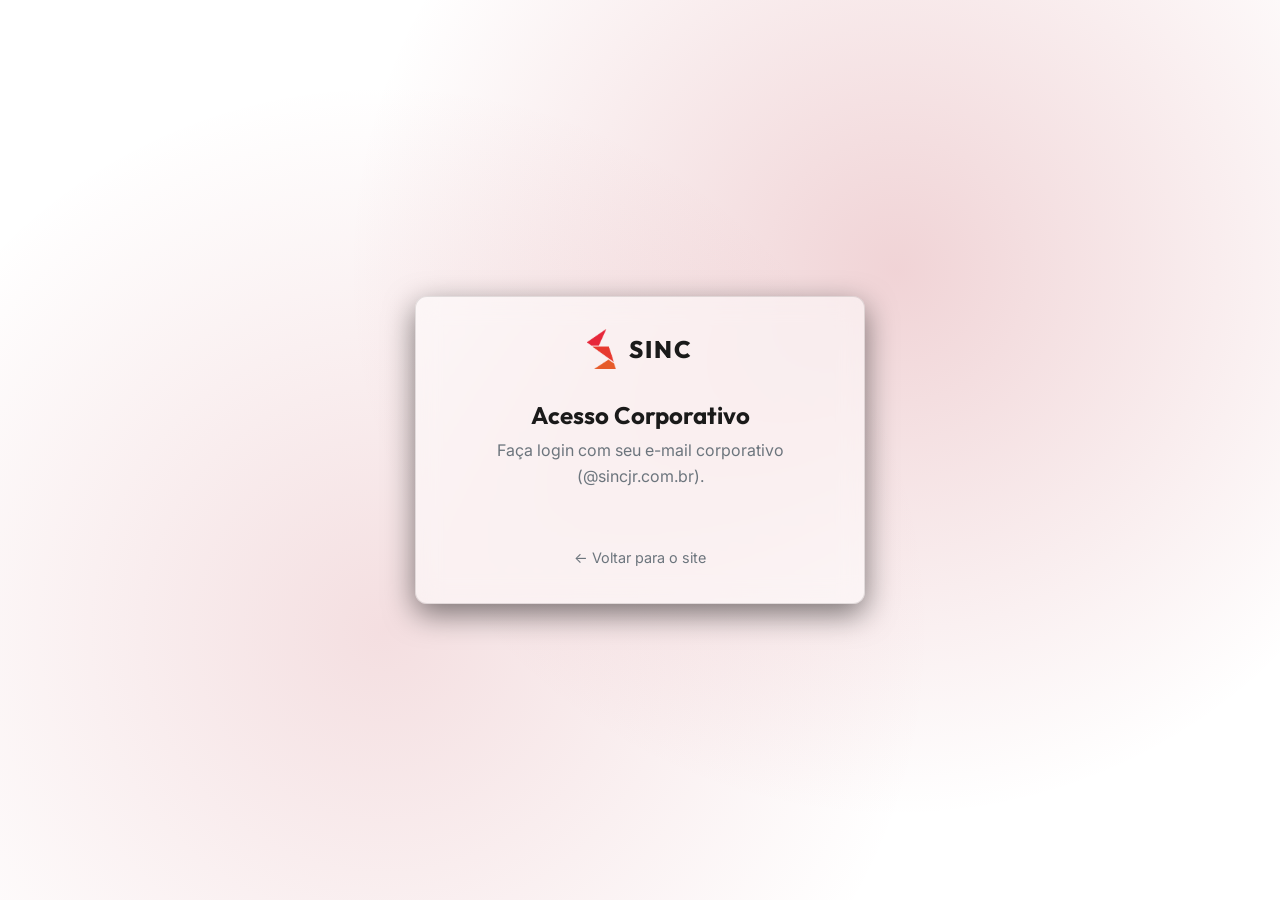
<file: dashboard.html>
<!DOCTYPE html>
<html lang="pt-BR">

<head>
    <meta charset="UTF-8">
    <meta name="viewport" content="width=device-width, initial-scale=1.0">
    <title>SINC - Portal Corporativo</title>

    <link rel="preconnect" href="https://fonts.googleapis.com">
    <link rel="preconnect" href="https://fonts.gstatic.com" crossorigin>
    <link
        href="https://fonts.googleapis.com/css2?family=Inter:wght@300;400;600;800&family=Outfit:wght@400;700&display=swap"
        rel="stylesheet">

    <link rel="stylesheet" href="style.css?v=2">
    <link rel="stylesheet" href="dashboard.css?v=2">
    <script src="https://accounts.google.com/gsi/client"></script>

    <!-- Favicon -->
    <link rel="icon" type="image/png" sizes="32x32" href="assets/favicon-32x32.png">
    <link rel="icon" type="image/png" sizes="16x16" href="assets/favicon-16x16.png">
    <link rel="apple-touch-icon" sizes="180x180" href="assets/apple-touch-icon.png">
    <script>
        const savedTheme = localStorage.getItem('theme');
        if (savedTheme === 'dark' || (!savedTheme && window.matchMedia('(prefers-color-scheme: dark)').matches)) {
            document.documentElement.setAttribute('data-theme', 'dark');
        }
    </script>
</head>

<body>
    <!-- Login Overlay -->
    <div id="login-overlay" class="login-wrapper">
        <div class="glass-card login-card fade-in">
            <div class="logo-container mx-auto" style="justify-content: center; margin-bottom: 2rem;">
                <img src="assets/icone.png" alt="Logo SINC" class="logo-img"
                    onerror="this.src='https://via.placeholder.com/40'">
                <span class="logo-text">SINC</span>
            </div>
            <h2 class="text-center" style="margin-bottom: 0.5rem;">Acesso Corporativo</h2>
            <p class="text-center text-muted" style="margin-bottom: 2rem; color: var(--color-text-muted);">
                Faça login com seu e-mail corporativo (@sincjr.com.br).
            </p>

            <div class="login-buttons" style="display: flex; justify-content: center;">
                <!-- Container for Google Sign-In Button -->
                <div id="google-login-btn"></div>
            </div>
            <div id="login-error" class="login-error"
                style="display: none; color: #ff5f56; text-align: center; margin-top: 1rem;">
                Acesso restrito a e-mails @sincjr.com.br
            </div>

            <div class="return-link text-center" style="margin-top: 1.5rem;">
                <a href="index.html" style="color: var(--color-text-muted); font-size: 0.9rem;">← Voltar para o site</a>
            </div>
        </div>
    </div>

    <!-- Dashboard Content -->
    <div id="dashboard-content" class="dashboard-wrapper" style="display: none;">
        <!-- Header -->
        <header class="dash-header navbar scrolled" style="position: sticky; top: 0;">
            <div class="nav-container" style="max-width: 100%;">
                <div class="logo-container">
                    <span class="logo-text">SINC <span
                            style="color: var(--color-primary); font-weight: 300;">Dashboard</span></span>
                </div>
                                <div class="user-profile" style="display: flex; align-items: center; gap: 1rem;">
                    <button id="theme-toggle" class="theme-toggle-btn" aria-label="Alternar tema" style="margin:0;">
                        <svg id="theme-icon" xmlns="http://www.w3.org/2000/svg" width="20" height="20" viewBox="0 0 24 24" fill="none" stroke="currentColor" stroke-width="2" stroke-linecap="round" stroke-linejoin="round">
                            <path d="M21 12.79A9 9 0 1 1 11.21 3 7 7 0 0 0 21 12.79z"></path>
                        </svg>
                    </button>
                    <a href="index.html" class="btn-primary-outline" style="padding: 0.4rem 1rem; font-size: 0.9rem; text-decoration: none; border-color: var(--input-border); color: var(--color-text);">← Voltar ao Site</a>
                    <span id="user-name"
                        style="font-weight: 500; text-align: right; line-height: 1.2;">Usuário
                        SINC</span>
                    <button id="logout-btn" class="btn-primary-outline"
                        style="padding: 0.4rem 1rem; font-size: 0.9rem;">Sair</button>
                </div>
            </div>
        </header>

        <!-- Main Grid -->
        <main class="dash-main container" style="max-width: 1400px; padding: 2rem;">
            <div class="dash-header-title" style="margin-bottom: 2rem;">
                <h2>Ferramentas SINC</h2>
                <p class="text-muted">Acesso rápido às ferramentas da sinc.</p>
                <div class="divider"></div>
            </div>

            <!-- Top Layout: Calendar and Spreadsheet -->
            <div style="display: flex; gap: 2rem; margin-bottom: 2rem; flex-wrap: wrap;">

                <!-- Widget: Google Calendar -->
                <div class="widget-card slide-up" style="flex: 1; min-width: 300px;">
                    <div class="widget-header">
                        <h3>Calendário</h3>
                    </div>
                    <div class="widget-body">
                        <!-- Iframe do Google Agenda reduzido -->
                        <iframe
                            src="https://calendar.google.com/calendar/embed?height=400&wkst=1&ctz=America%2FSao_Paulo&showPrint=0&title=Agenda%20SINC&showTz=0&src=Y19jZjg5NWYxMjhmNjE2YzZkODA1NWQ3MDk4ZTg1NjM0MDIwMmM0NThjMWQ1MjcxNTE1ZmIwNWNiN2FhMjY4OGNiQGdyb3VwLmNhbGVuZGFyLmdvb2dsZS5jb20&color=%23d50000"
                            style="border: 0; min-height: 400px; border-radius: 8px;" width="100%" height="400"
                            frameborder="0" scrolling="no"></iframe>
                    </div>
                </div>

                <!-- Widget: Banco de Horas (Google Sheets) -->
                <div class="widget-card slide-up delay-1" style="flex: 2; min-width: 300px;">
                    <div class="widget-header"
                        style="display: flex; justify-content: space-between; align-items: center;">
                        <h3>Planilha de Horas</h3>
                        <a href="https://docs.google.com/spreadsheets/d/1cJxP2gAjh94WthoNOPVzWhQ-OESwCH7k67aDqnLtfS0/edit"
                            target="_blank" class="btn-primary-outline"
                            style="padding: 0.3rem 0.8rem; font-size: 0.8rem; text-decoration: none; display: flex; align-items: center; gap: 5px;">
                            <svg viewBox="0 0 24 24" width="14" height="14" stroke="currentColor" stroke-width="2"
                                fill="none" stroke-linecap="round" stroke-linejoin="round">
                                <path d="M18 13v6a2 2 0 0 1-2 2H5a2 2 0 0 1-2-2V8a2 2 0 0 1 2-2h6"></path>
                                <polyline points="15 3 21 3 21 9"></polyline>
                                <line x1="10" y1="14" x2="21" y2="3"></line>
                            </svg>
                            Abrir Planilha
                        </a>
                    </div>
                    <div class="widget-body" style="padding: 0;" id="sheet-widget-body">
                        <!-- Editable Iframe (Forced Dark Mode via CSS Filter) -->
                        <iframe
                            src="https://docs.google.com/spreadsheets/d/1cJxP2gAjh94WthoNOPVzWhQ-OESwCH7k67aDqnLtfS0/edit?widget=true&headers=false"
                            style="border: 0; min-height: 400px; border-radius: 8px; filter: invert(0.9) hue-rotate(180deg) contrast(1.1);"
                            width="100%" height="400" frameborder="0" scrolling="yes"></iframe>
                    </div>
                </div>

            </div>

            <!-- Bottom Layout -->
            <div class="dashboard-grid">

                <!-- Widget: Google Drive API -->
                <div class="widget-card slide-up delay-2" style="grid-column: 1 / -1;">
                    <div class="widget-header">
                        <div style="display: flex; align-items: center; gap: 10px;">
                            <button id="drive-back-btn" class="btn-secondary"
                                style="display: none; padding: 0.3rem 0.6rem; font-size: 0.8rem;">← Voltar</button>
                            <h3>Google Drive</h3>
                        </div>
                        <button id="auth-drive-btn" class="btn-primary"
                            style="padding: 0.4rem 1rem; font-size: 0.9rem;">Sincronizar Drive</button>
                    </div>
                    <div class="widget-body" style="padding: 1.5rem;">
                        <div id="drive-files-container" class="drive-files-list">
                            <p class="text-muted text-center" style="margin-top: 2rem; margin-bottom: 2rem;">Clique em
                                "Sincronizar Drive" para carregar os arquivos da pasta da SINC.</p>
                        </div>
                        <div
                            style="display: flex; justify-content: flex-end; margin-top: 15px; padding-top: 15px; border-top: 1px solid var(--footer-border);">
                            <a href="https://drive.google.com/drive/folders/0B_pfgOzEMjWhWUh6ZFVLMnFlTDg"
                                target="_blank" class="btn-primary-outline"
                                style="padding: 0.3rem 0.8rem; font-size: 0.8rem; text-decoration: none; display: flex; align-items: center; gap: 5px;">
                                <svg viewBox="0 0 24 24" width="14" height="14" stroke="currentColor" stroke-width="2"
                                    fill="none" stroke-linecap="round" stroke-linejoin="round">
                                    <path d="M18 13v6a2 2 0 0 1-2 2H5a2 2 0 0 1-2-2V8a2 2 0 0 1 2-2h6"></path>
                                    <polyline points="15 3 21 3 21 9"></polyline>
                                    <line x1="10" y1="14" x2="21" y2="3"></line>
                                </svg>
                                Abrir Drive
                            </a>
                        </div>
                    </div>
                </div>
            </div>
        </main>
    </div>

    <!-- File Preview Modal -->
    <div id="file-preview-modal" class="modal-overlay" style="display: none;">
        <div class="modal-content glass-card">
            <div class="modal-header">
                <h3 id="modal-file-title">Visualização</h3>
                <button id="close-modal-btn" class="close-btn">&times;</button>
            </div>
            <div class="modal-body">
                <iframe id="file-preview-iframe" src="" frameborder="0" width="100%" height="100%"
                    allow="autoplay"></iframe>
            </div>
        </div>
    </div>

    <script src="dashboard.js"></script>
</body>

</html>
</file>
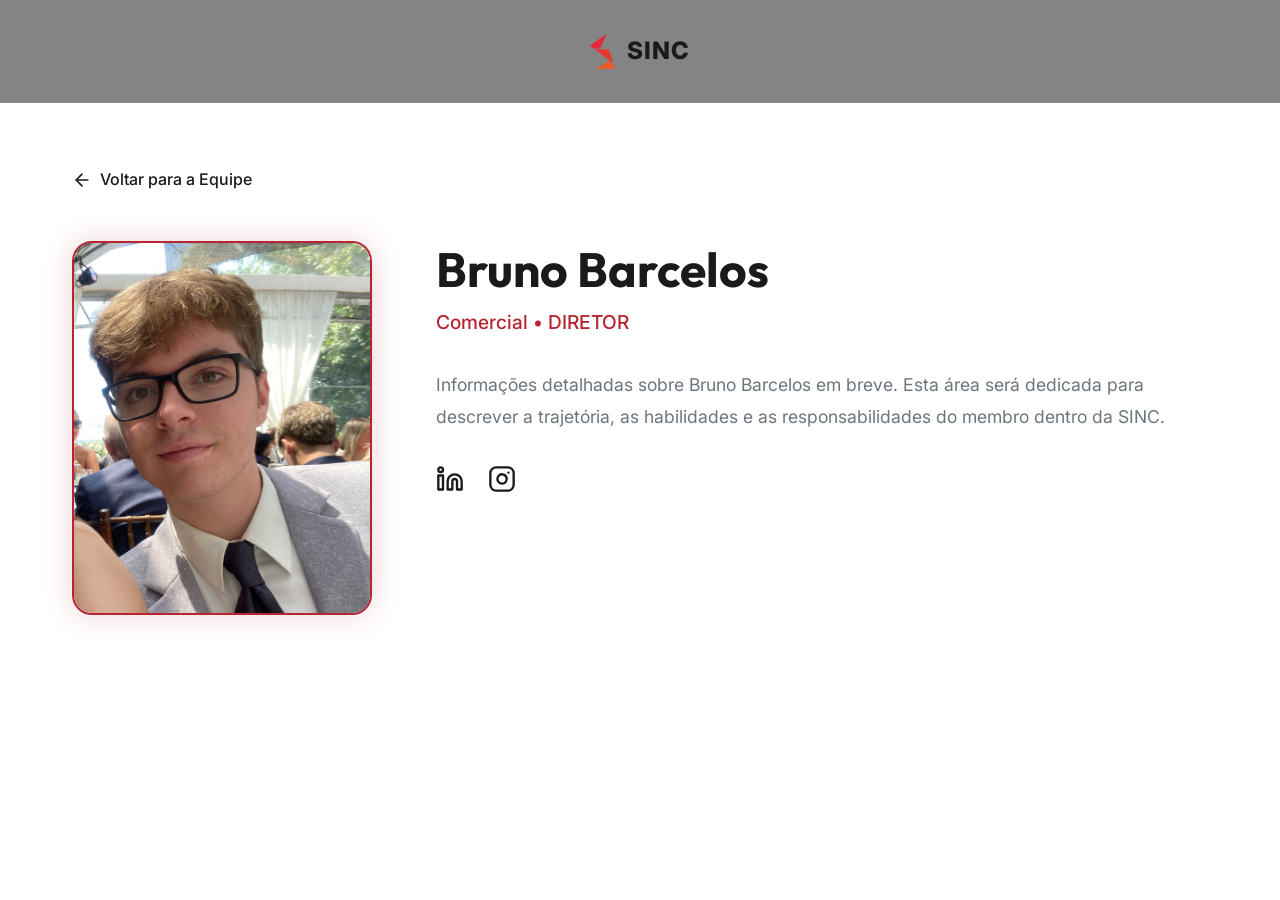
<file: membro-bruno.html>
<!DOCTYPE html>
<html lang="pt-BR">

<head>
    <meta charset="UTF-8">
    <meta name="viewport" content="width=device-width, initial-scale=1.0">
    <title>Bruno Barcelos - SINC</title>
    <link
        href="https://fonts.googleapis.com/css2?family=Inter:wght@300;400;500;600&family=Outfit:wght@400;600;800&display=swap"
        rel="stylesheet">
    <link rel="stylesheet" href="style.css?v=2">
    <style>
        .profile-grid {
            display: grid;
            grid-template-columns: 300px 1fr;
            gap: 4rem;
            align-items: start;
        }

        @media (max-width: 768px) {
            .profile-grid {
                grid-template-columns: 1fr;
                gap: 2rem;
            }
        }

        .profile-img-container {
            width: 100%;
            border-radius: 20px;
            overflow: hidden;
            border: 2px solid var(--color-primary);
            box-shadow: 0 0 30px rgba(182, 37, 50, 0.2);
        }

        .profile-img-container img {
            width: 100%;
            height: auto;
            display: block;
        }

        .profile-info h1 {
            font-size: 3rem;
            margin-bottom: 0.5rem;
        }

        .profile-role {
            font-size: 1.2rem;
            color: var(--color-primary);
            margin-bottom: 2rem;
            font-weight: 500;
        }

        .profile-bio {
            color: var(--color-text-muted);
            line-height: 1.8;
            margin-bottom: 2rem;
            font-size: 1.1rem;
        }

        .back-btn {
            display: inline-flex;
            align-items: center;
            gap: 0.5rem;
            color: var(--color-text);
            text-decoration: none;
            margin-bottom: 3rem;
            font-weight: 500;
            transition: color var(--transition-fast);
        }

        .back-btn:hover {
            color: var(--color-primary);
        }

        .social-icon-link {
            color: var(--color-text);
            transition: color var(--transition-fast);
        }

        .social-icon-link:hover {
            color: var(--color-primary);
        }
    </style>
    <!-- Favicon -->
    <link rel="icon" type="image/png" sizes="32x32" href="assets/favicon-32x32.png">
    <link rel="icon" type="image/png" sizes="16x16" href="assets/favicon-16x16.png">
    <script>
        const savedTheme = localStorage.getItem('theme');
        if (savedTheme === 'dark' || (!savedTheme && window.matchMedia('(prefers-color-scheme: dark)').matches)) {
            document.documentElement.setAttribute('data-theme', 'dark');
        }
    </script>
</head>

<body>
    <header
        style="padding: 2rem; display: flex; align-items: center; justify-content: center; background: rgba(10, 10, 10, 0.5); border-bottom: 1px solid rgba(255, 255, 255, 0.05);">
        <img src="assets/icone.png" alt="SINC Icon" style="height: 35px; margin-right: 12px;">
        <span style="font-size: 1.5rem; font-weight: 800; letter-spacing: 1px;">SINC</span>
    </header>
    <main class="container" style="padding: 4rem 2rem; min-height: 80vh;">
        <a href="index.html#members" class="back-btn">
            <svg width="20" height="20" viewBox="0 0 24 24" fill="none" stroke="currentColor" stroke-width="2"
                stroke-linecap="round" stroke-linejoin="round">
                <line x1="19" y1="12" x2="5" y2="12"></line>
                <polyline points="12 19 5 12 12 5"></polyline>
            </svg>
            Voltar para a Equipe
        </a>
        <div class="profile-grid">
            <div class="profile-img-container">
                <img src="assets/brunobarcelos.png" alt="Bruno Barcelos">
            </div>
            <div class="profile-info">
                <h1>Bruno Barcelos</h1>
                <p class="profile-role">Comercial • DIRETOR</p>
                <div class="profile-bio">
                    <p>Informações detalhadas sobre Bruno Barcelos em breve. Esta área será dedicada para descrever a
                        trajetória, as habilidades e as responsabilidades do membro dentro da SINC.</p>
                </div>
                <div class="social-links" style="display: flex; gap: 1.5rem; margin-top: 2rem;">
                    <a href="https://www.linkedin.com/in/brunojeselsohn/" target="_blank" class="social-icon-link"
                        title="LinkedIn">
                        <svg width="28" height="28" viewBox="0 0 24 24" fill="none" stroke="currentColor"
                            stroke-width="2" stroke-linecap="round" stroke-linejoin="round">
                            <path d="M16 8a6 6 0 0 1 6 6v7h-4v-7a2 2 0 0 0-2-2 2 2 0 0 0-2 2v7h-4v-7a6 6 0 0 1 6-6z">
                            </path>
                            <rect x="2" y="9" width="4" height="12"></rect>
                            <circle cx="4" cy="4" r="2"></circle>
                        </svg>
                    </a>
                    <a href="https://www.instagram.com/brunojeselsohn/" target="_blank" class="social-icon-link"
                        title="Instagram">
                        <svg width="28" height="28" viewBox="0 0 24 24" fill="none" stroke="currentColor"
                            stroke-width="2" stroke-linecap="round" stroke-linejoin="round">
                            <rect x="2" y="2" width="20" height="20" rx="5" ry="5"></rect>
                            <path d="M16 11.37A4 4 0 1 1 12.63 8 4 4 0 0 1 16 11.37z"></path>
                            <line x1="17.5" y1="6.5" x2="17.51" y2="6.5"></line>
                        </svg>
                    </a>
                </div>
            </div>
        </div>
    </main>
</body>

</html>
</file>
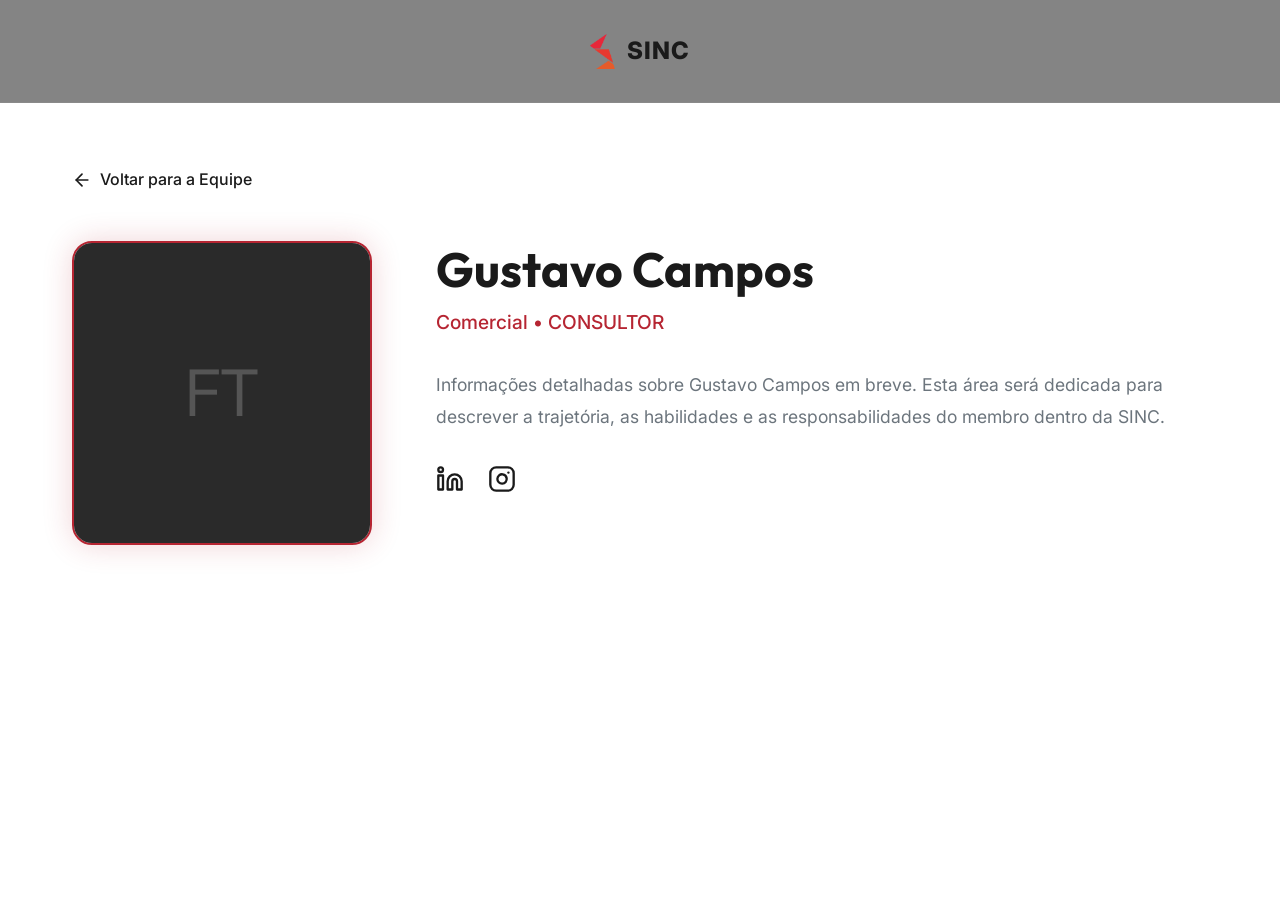
<file: membro-gustavo.html>
<!DOCTYPE html>
<html lang="pt-BR">

<head>
    <meta charset="UTF-8">
    <meta name="viewport" content="width=device-width, initial-scale=1.0">
    <title>Gustavo Campos - SINC</title>
    <link
        href="https://fonts.googleapis.com/css2?family=Inter:wght@300;400;500;600&family=Outfit:wght@400;600;800&display=swap"
        rel="stylesheet">
    <link rel="stylesheet" href="style.css?v=2">
    <style>
        .profile-grid {
            display: grid;
            grid-template-columns: 300px 1fr;
            gap: 4rem;
            align-items: start;
        }

        @media (max-width: 768px) {
            .profile-grid {
                grid-template-columns: 1fr;
                gap: 2rem;
            }
        }

        .profile-img-container {
            width: 100%;
            border-radius: 20px;
            overflow: hidden;
            border: 2px solid var(--color-primary);
            box-shadow: 0 0 30px rgba(182, 37, 50, 0.2);
        }

        .profile-img-container img {
            width: 100%;
            height: auto;
            display: block;
        }

        .profile-info h1 {
            font-size: 3rem;
            margin-bottom: 0.5rem;
        }

        .profile-role {
            font-size: 1.2rem;
            color: var(--color-primary);
            margin-bottom: 2rem;
            font-weight: 500;
        }

        .profile-bio {
            color: var(--color-text-muted);
            line-height: 1.8;
            margin-bottom: 2rem;
            font-size: 1.1rem;
        }

        .back-btn {
            display: inline-flex;
            align-items: center;
            gap: 0.5rem;
            color: var(--color-text);
            text-decoration: none;
            margin-bottom: 3rem;
            font-weight: 500;
            transition: color var(--transition-fast);
        }

        .back-btn:hover {
            color: var(--color-primary);
        }

        .social-icon-link {
            color: var(--color-text);
            transition: color var(--transition-fast);
        }

        .social-icon-link:hover {
            color: var(--color-primary);
        }
    </style>
    <!-- Favicon -->
    <link rel="icon" type="image/png" sizes="32x32" href="assets/favicon-32x32.png">
    <link rel="icon" type="image/png" sizes="16x16" href="assets/favicon-16x16.png">
    <script>
        const savedTheme = localStorage.getItem('theme');
        if (savedTheme === 'dark' || (!savedTheme && window.matchMedia('(prefers-color-scheme: dark)').matches)) {
            document.documentElement.setAttribute('data-theme', 'dark');
        }
    </script>
</head>

<body>
    <header
        style="padding: 2rem; display: flex; align-items: center; justify-content: center; background: rgba(10, 10, 10, 0.5); border-bottom: 1px solid rgba(255, 255, 255, 0.05);">
        <img src="assets/icone.png" alt="SINC Icon" style="height: 35px; margin-right: 12px;">
        <span style="font-size: 1.5rem; font-weight: 800; letter-spacing: 1px;">SINC</span>
    </header>
    <main class="container" style="padding: 4rem 2rem; min-height: 80vh;">
        <a href="index.html#members" class="back-btn">
            <svg width="20" height="20" viewBox="0 0 24 24" fill="none" stroke="currentColor" stroke-width="2"
                stroke-linecap="round" stroke-linejoin="round">
                <line x1="19" y1="12" x2="5" y2="12"></line>
                <polyline points="12 19 5 12 12 5"></polyline>
            </svg>
            Voltar para a Equipe
        </a>
        <div class="profile-grid">
            <div class="profile-img-container">
                <div
                    style="width: 100%; height: 300px; display: flex; align-items: center; justify-content: center; background: #2A2A2A; font-size: 4rem; color: #555;">
                    FT</div>
            </div>
            <div class="profile-info">
                <h1>Gustavo Campos</h1>
                <p class="profile-role">Comercial • CONSULTOR</p>
                <div class="profile-bio">
                    <p>Informações detalhadas sobre Gustavo Campos em breve. Esta área será dedicada para descrever a
                        trajetória, as habilidades e as responsabilidades do membro dentro da SINC.</p>
                </div>
                <div class="social-links" style="display: flex; gap: 1.5rem; margin-top: 2rem;">
                    <a href="https://www.linkedin.com/in/gustavo-campos-764973235/" target="_blank"
                        class="social-icon-link" title="LinkedIn">
                        <svg width="28" height="28" viewBox="0 0 24 24" fill="none" stroke="currentColor"
                            stroke-width="2" stroke-linecap="round" stroke-linejoin="round">
                            <path d="M16 8a6 6 0 0 1 6 6v7h-4v-7a2 2 0 0 0-2-2 2 2 0 0 0-2 2v7h-4v-7a6 6 0 0 1 6-6z">
                            </path>
                            <rect x="2" y="9" width="4" height="12"></rect>
                            <circle cx="4" cy="4" r="2"></circle>
                        </svg>
                    </a>
                    <a href="https://www.instagram.com/_gughs/" target="_blank" class="social-icon-link"
                        title="Instagram">
                        <svg width="28" height="28" viewBox="0 0 24 24" fill="none" stroke="currentColor"
                            stroke-width="2" stroke-linecap="round" stroke-linejoin="round">
                            <rect x="2" y="2" width="20" height="20" rx="5" ry="5"></rect>
                            <path d="M16 11.37A4 4 0 1 1 12.63 8 4 4 0 0 1 16 11.37z"></path>
                            <line x1="17.5" y1="6.5" x2="17.51" y2="6.5"></line>
                        </svg>
                    </a>
                </div>
            </div>
        </div>
    </main>
</body>

</html>
</file>
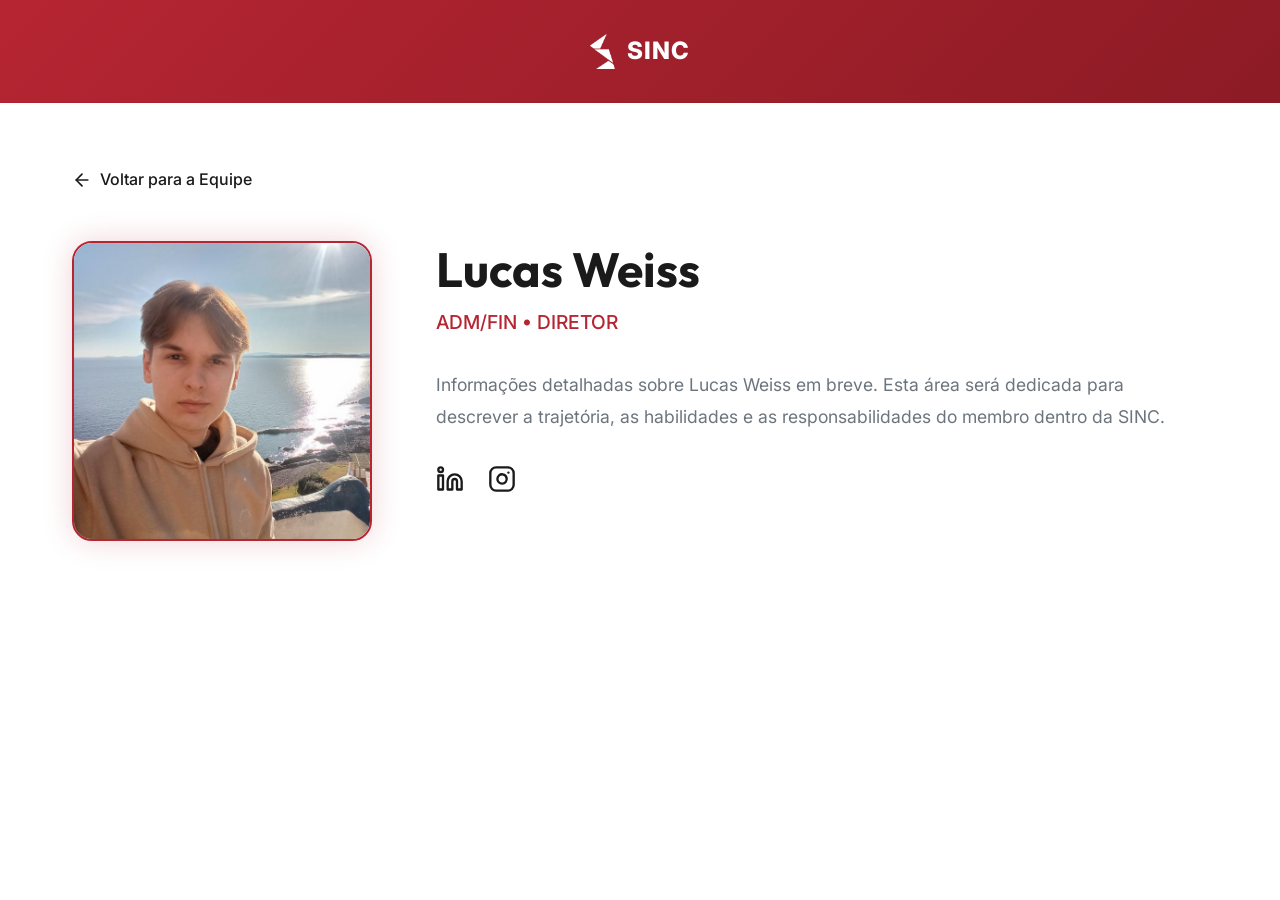
<file: membro-lucasweiss.html>
<!DOCTYPE html>
<html lang="pt-BR">

<head>
    <meta charset="UTF-8">
    <meta name="viewport" content="width=device-width, initial-scale=1.0">
    <title>Lucas Weiss - SINC</title>
    <link
        href="https://fonts.googleapis.com/css2?family=Inter:wght@300;400;500;600&family=Outfit:wght@400;600;800&display=swap"
        rel="stylesheet">
    <link rel="stylesheet" href="style.css?v=2">
    <style>
        .profile-grid {
            display: grid;
            grid-template-columns: 300px 1fr;
            gap: 4rem;
            align-items: start;
        }

        @media (max-width: 768px) {
            .profile-grid {
                grid-template-columns: 1fr;
                gap: 2rem;
            }
        }

        .profile-img-container {
            width: 100%;
            border-radius: 20px;
            overflow: hidden;
            border: 2px solid var(--color-primary);
            box-shadow: 0 0 30px rgba(182, 37, 50, 0.2);
        }

        .profile-img-container img {
            width: 100%;
            height: auto;
            display: block;
        }

        .profile-info h1 {
            font-size: 3rem;
            margin-bottom: 0.5rem;
        }

        .profile-role {
            font-size: 1.2rem;
            color: var(--color-primary);
            margin-bottom: 2rem;
            font-weight: 500;
        }

        .profile-bio {
            color: var(--color-text-muted);
            line-height: 1.8;
            margin-bottom: 2rem;
            font-size: 1.1rem;
        }

        .back-btn {
            display: inline-flex;
            align-items: center;
            gap: 0.5rem;
            color: var(--color-text);
            text-decoration: none;
            margin-bottom: 3rem;
            font-weight: 500;
            transition: color var(--transition-fast);
        }

        .back-btn:hover {
            color: var(--color-primary);
        }

        .social-icon-link {
            color: var(--color-text);
            transition: color var(--transition-fast);
        }

        .social-icon-link:hover {
            color: var(--color-primary);
        }
    </style>
    <!-- Favicon -->
    <link rel="icon" type="image/png" sizes="32x32" href="assets/favicon-32x32.png">
    <link rel="icon" type="image/png" sizes="16x16" href="assets/favicon-16x16.png">
    <script>
        const savedTheme = localStorage.getItem('theme');
        if (savedTheme === 'dark' || (!savedTheme && window.matchMedia('(prefers-color-scheme: dark)').matches)) {
            document.documentElement.setAttribute('data-theme', 'dark');
        }
    </script>
</head>

<body>
    <header
        style="padding: 2rem; display: flex; align-items: center; justify-content: center; background: var(--gradient-brand); color: white; border-bottom: 1px solid var(--nav-border);">
        <img src="assets/icone.png" alt="SINC Icon"
            style="height: 35px; margin-right: 12px; filter: brightness(0) invert(1);">
        <span style="font-size: 1.5rem; font-weight: 800; letter-spacing: 1px; color: white;">SINC</span>
    </header>
    <main class="container" style="padding: 4rem 2rem; min-height: 80vh;">
        <a href="index.html#members" class="back-btn">
            <svg width="20" height="20" viewBox="0 0 24 24" fill="none" stroke="currentColor" stroke-width="2"
                stroke-linecap="round" stroke-linejoin="round">
                <line x1="19" y1="12" x2="5" y2="12"></line>
                <polyline points="12 19 5 12 12 5"></polyline>
            </svg>
            Voltar para a Equipe
        </a>
        <div class="profile-grid">
            <div class="profile-img-container">
                <img src="assets/lucasweiss.png" alt="Lucas Weiss">
            </div>
            <div class="profile-info">
                <h1>Lucas Weiss</h1>
                <p class="profile-role">ADM/FIN • DIRETOR</p>
                <div class="profile-bio">
                    <p>Informações detalhadas sobre Lucas Weiss em breve. Esta área será dedicada para descrever a
                        trajetória, as habilidades e as responsabilidades do membro dentro da SINC.</p>
                </div>
                <div class="social-links" style="display: flex; gap: 1.5rem; margin-top: 2rem;">
                    <a href="https://www.linkedin.com/company/sinc-jr" target="_blank" class="social-icon-link"
                        title="LinkedIn">
                        <svg width="28" height="28" viewBox="0 0 24 24" fill="none" stroke="currentColor"
                            stroke-width="2" stroke-linecap="round" stroke-linejoin="round">
                            <path d="M16 8a6 6 0 0 1 6 6v7h-4v-7a2 2 0 0 0-2-2 2 2 0 0 0-2 2v7h-4v-7a6 6 0 0 1 6-6z">
                            </path>
                            <rect x="2" y="9" width="4" height="12"></rect>
                            <circle cx="4" cy="4" r="2"></circle>
                        </svg>
                    </a>
                    <a href="https://www.instagram.com/sinc.jr" target="_blank" class="social-icon-link"
                        title="Instagram">
                        <svg width="28" height="28" viewBox="0 0 24 24" fill="none" stroke="currentColor"
                            stroke-width="2" stroke-linecap="round" stroke-linejoin="round">
                            <rect x="2" y="2" width="20" height="20" rx="5" ry="5"></rect>
                            <path d="M16 11.37A4 4 0 1 1 12.63 8 4 4 0 0 1 16 11.37z"></path>
                            <line x1="17.5" y1="6.5" x2="17.51" y2="6.5"></line>
                        </svg>
                    </a>
                </div>
            </div>
        </div>
    </main>
</body>

</html>
</file>
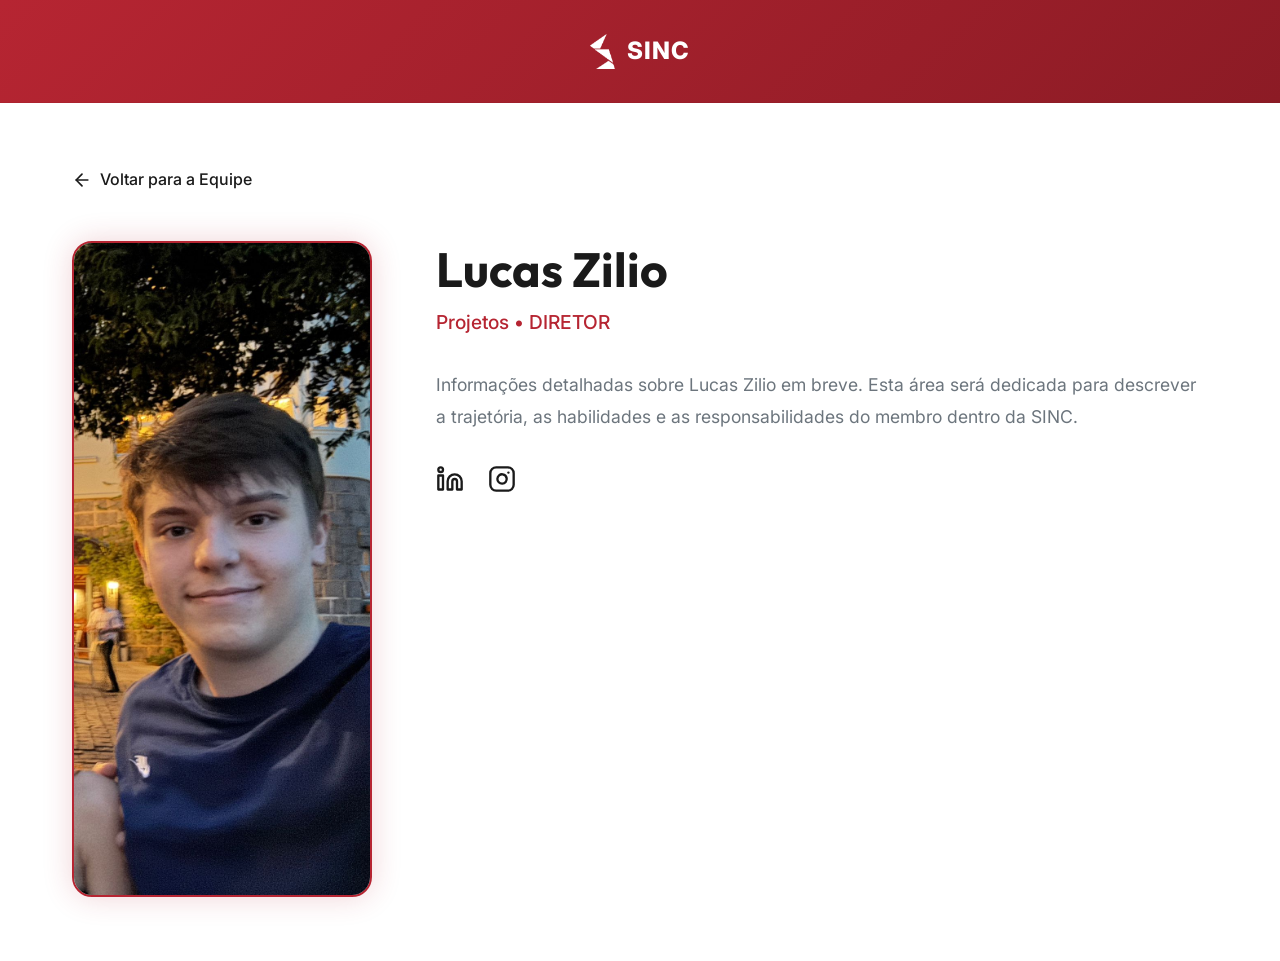
<file: membro-lucaszilio.html>
<!DOCTYPE html>
<html lang="pt-BR">
<head>
    <meta charset="UTF-8">
    <meta name="viewport" content="width=device-width, initial-scale=1.0">
    <title>Lucas Zilio - SINC</title>
    <link href="https://fonts.googleapis.com/css2?family=Inter:wght@300;400;500;600&family=Outfit:wght@400;600;800&display=swap" rel="stylesheet">
    <link rel="stylesheet" href="style.css?v=2">
    <style>
        .profile-grid { display: grid; grid-template-columns: 300px 1fr; gap: 4rem; align-items: start; }
        @media (max-width: 768px) { .profile-grid { grid-template-columns: 1fr; gap: 2rem; } }
        .profile-img-container { width: 100%; border-radius: 20px; overflow: hidden; border: 2px solid var(--color-primary); box-shadow: 0 0 30px rgba(182, 37, 50, 0.2); }
        .profile-img-container img { width: 100%; height: auto; display: block; }
        .profile-info h1 { font-size: 3rem; margin-bottom: 0.5rem; }
        .profile-role { font-size: 1.2rem; color: var(--color-primary); margin-bottom: 2rem; font-weight: 500; }
        .profile-bio { color: var(--color-text-muted); line-height: 1.8; margin-bottom: 2rem; font-size: 1.1rem; }
        .back-btn { display: inline-flex; align-items: center; gap: 0.5rem; color: var(--color-text); text-decoration: none; margin-bottom: 3rem; font-weight: 500; transition: color var(--transition-fast); }
        .back-btn:hover { color: var(--color-primary); }
        .social-icon-link { color: var(--color-text); transition: color var(--transition-fast); }
        .social-icon-link:hover { color: var(--color-primary); }
    </style>
    <!-- Favicon -->
    <link rel="icon" type="image/png" sizes="32x32" href="assets/favicon-32x32.png">
    <link rel="icon" type="image/png" sizes="16x16" href="assets/favicon-16x16.png">
    <script>
        const savedTheme = localStorage.getItem('theme');
        if (savedTheme === 'dark' || (!savedTheme && window.matchMedia('(prefers-color-scheme: dark)').matches)) {
            document.documentElement.setAttribute('data-theme', 'dark');
        }
    </script>
</head>
<body>
        <header style="padding: 2rem; display: flex; align-items: center; justify-content: center; background: var(--gradient-brand); color: white; border-bottom: 1px solid var(--nav-border);">
        <img src="assets/icone.png" alt="SINC Icon" style="height: 35px; margin-right: 12px; filter: brightness(0) invert(1);">
        <span style="font-size: 1.5rem; font-weight: 800; letter-spacing: 1px; color: white;">SINC</span>
    </header>
    <main class="container" style="padding: 4rem 2rem; min-height: 80vh;">
        <a href="index.html#members" class="back-btn">
            <svg width="20" height="20" viewBox="0 0 24 24" fill="none" stroke="currentColor" stroke-width="2" stroke-linecap="round" stroke-linejoin="round"><line x1="19" y1="12" x2="5" y2="12"></line><polyline points="12 19 5 12 12 5"></polyline></svg>
            Voltar para a Equipe
        </a>
        <div class="profile-grid">
            <div class="profile-img-container">
                <img src="assets/lucaszilio.png" alt="Lucas Zilio">
            </div>
            <div class="profile-info">
                <h1>Lucas Zilio</h1>
                <p class="profile-role">Projetos • DIRETOR</p>
                <div class="profile-bio">
                    <p>Informações detalhadas sobre Lucas Zilio em breve. Esta área será dedicada para descrever a trajetória, as habilidades e as responsabilidades do membro dentro da SINC.</p>
                </div>
                <div class="social-links" style="display: flex; gap: 1.5rem; margin-top: 2rem;">
                    <a href="https://www.linkedin.com/company/sinc-jr" target="_blank" class="social-icon-link" title="LinkedIn">
                        <svg width="28" height="28" viewBox="0 0 24 24" fill="none" stroke="currentColor" stroke-width="2" stroke-linecap="round" stroke-linejoin="round"><path d="M16 8a6 6 0 0 1 6 6v7h-4v-7a2 2 0 0 0-2-2 2 2 0 0 0-2 2v7h-4v-7a6 6 0 0 1 6-6z"></path><rect x="2" y="9" width="4" height="12"></rect><circle cx="4" cy="4" r="2"></circle></svg>
                    </a>
                    <a href="https://www.instagram.com/sinc.jr" target="_blank" class="social-icon-link" title="Instagram">
                        <svg width="28" height="28" viewBox="0 0 24 24" fill="none" stroke="currentColor" stroke-width="2" stroke-linecap="round" stroke-linejoin="round"><rect x="2" y="2" width="20" height="20" rx="5" ry="5"></rect><path d="M16 11.37A4 4 0 1 1 12.63 8 4 4 0 0 1 16 11.37z"></path><line x1="17.5" y1="6.5" x2="17.51" y2="6.5"></line></svg>
                    </a>
                </div>
            </div>
        </div>
    </main>
</body>
</html>
</file>
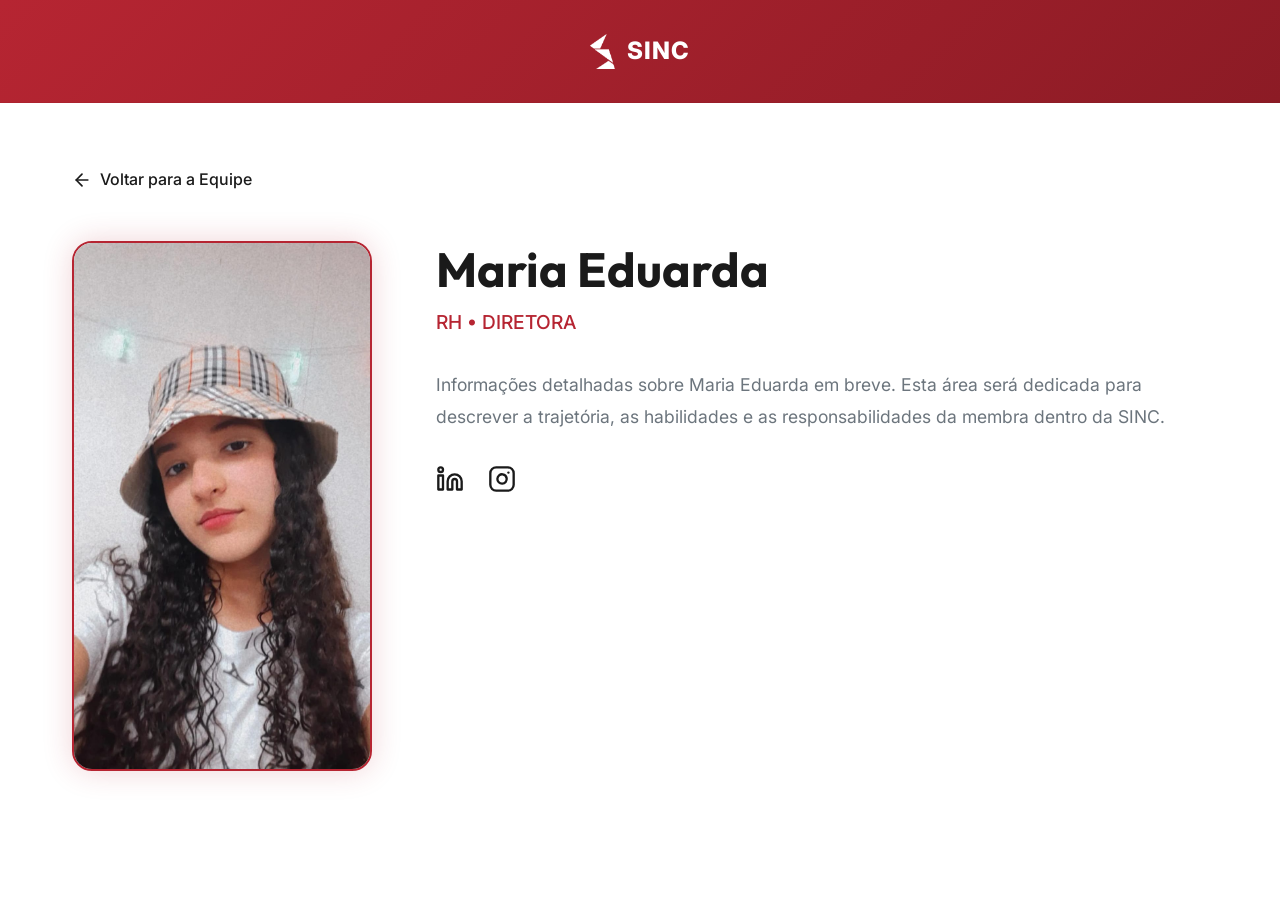
<file: membro-maria.html>
<!DOCTYPE html>
<html lang="pt-BR">
<head>
    <meta charset="UTF-8">
    <meta name="viewport" content="width=device-width, initial-scale=1.0">
    <title>Maria Eduarda - SINC</title>
    <link href="https://fonts.googleapis.com/css2?family=Inter:wght@300;400;500;600&family=Outfit:wght@400;600;800&display=swap" rel="stylesheet">
    <link rel="stylesheet" href="style.css?v=2">
    <style>
        .profile-grid { display: grid; grid-template-columns: 300px 1fr; gap: 4rem; align-items: start; }
        @media (max-width: 768px) { .profile-grid { grid-template-columns: 1fr; gap: 2rem; } }
        .profile-img-container { width: 100%; border-radius: 20px; overflow: hidden; border: 2px solid var(--color-primary); box-shadow: 0 0 30px rgba(182, 37, 50, 0.2); }
        .profile-img-container img { width: 100%; height: auto; display: block; }
        .profile-info h1 { font-size: 3rem; margin-bottom: 0.5rem; }
        .profile-role { font-size: 1.2rem; color: var(--color-primary); margin-bottom: 2rem; font-weight: 500; }
        .profile-bio { color: var(--color-text-muted); line-height: 1.8; margin-bottom: 2rem; font-size: 1.1rem; }
        .back-btn { display: inline-flex; align-items: center; gap: 0.5rem; color: var(--color-text); text-decoration: none; margin-bottom: 3rem; font-weight: 500; transition: color var(--transition-fast); }
        .back-btn:hover { color: var(--color-primary); }
        .social-icon-link { color: var(--color-text); transition: color var(--transition-fast); }
        .social-icon-link:hover { color: var(--color-primary); }
    </style>
    <!-- Favicon -->
    <link rel="icon" type="image/png" sizes="32x32" href="assets/favicon-32x32.png">
    <link rel="icon" type="image/png" sizes="16x16" href="assets/favicon-16x16.png">
    <script>
        const savedTheme = localStorage.getItem('theme');
        if (savedTheme === 'dark' || (!savedTheme && window.matchMedia('(prefers-color-scheme: dark)').matches)) {
            document.documentElement.setAttribute('data-theme', 'dark');
        }
    </script>
</head>
<body>
        <header style="padding: 2rem; display: flex; align-items: center; justify-content: center; background: var(--gradient-brand); color: white; border-bottom: 1px solid var(--nav-border);">
        <img src="assets/icone.png" alt="SINC Icon" style="height: 35px; margin-right: 12px; filter: brightness(0) invert(1);">
        <span style="font-size: 1.5rem; font-weight: 800; letter-spacing: 1px; color: white;">SINC</span>
    </header>
    <main class="container" style="padding: 4rem 2rem; min-height: 80vh;">
        <a href="index.html#members" class="back-btn">
            <svg width="20" height="20" viewBox="0 0 24 24" fill="none" stroke="currentColor" stroke-width="2" stroke-linecap="round" stroke-linejoin="round"><line x1="19" y1="12" x2="5" y2="12"></line><polyline points="12 19 5 12 12 5"></polyline></svg>
            Voltar para a Equipe
        </a>
        <div class="profile-grid">
            <div class="profile-img-container">
                <img src="assets/mariaeduarda.png" alt="Maria Eduarda">
            </div>
            <div class="profile-info">
                <h1>Maria Eduarda</h1>
                <p class="profile-role">RH • DIRETORA</p>
                <div class="profile-bio">
                    <p>Informações detalhadas sobre Maria Eduarda em breve. Esta área será dedicada para descrever a trajetória, as habilidades e as responsabilidades da membra dentro da SINC.</p>
                </div>
                <div class="social-links" style="display: flex; gap: 1.5rem; margin-top: 2rem;">
                    <a href="https://www.linkedin.com/company/sinc-jr" target="_blank" class="social-icon-link" title="LinkedIn">
                        <svg width="28" height="28" viewBox="0 0 24 24" fill="none" stroke="currentColor" stroke-width="2" stroke-linecap="round" stroke-linejoin="round"><path d="M16 8a6 6 0 0 1 6 6v7h-4v-7a2 2 0 0 0-2-2 2 2 0 0 0-2 2v7h-4v-7a6 6 0 0 1 6-6z"></path><rect x="2" y="9" width="4" height="12"></rect><circle cx="4" cy="4" r="2"></circle></svg>
                    </a>
                    <a href="https://www.instagram.com/sinc.jr" target="_blank" class="social-icon-link" title="Instagram">
                        <svg width="28" height="28" viewBox="0 0 24 24" fill="none" stroke="currentColor" stroke-width="2" stroke-linecap="round" stroke-linejoin="round"><rect x="2" y="2" width="20" height="20" rx="5" ry="5"></rect><path d="M16 11.37A4 4 0 1 1 12.63 8 4 4 0 0 1 16 11.37z"></path><line x1="17.5" y1="6.5" x2="17.51" y2="6.5"></line></svg>
                    </a>
                </div>
            </div>
        </div>
    </main>
</body>
</html>
</file>
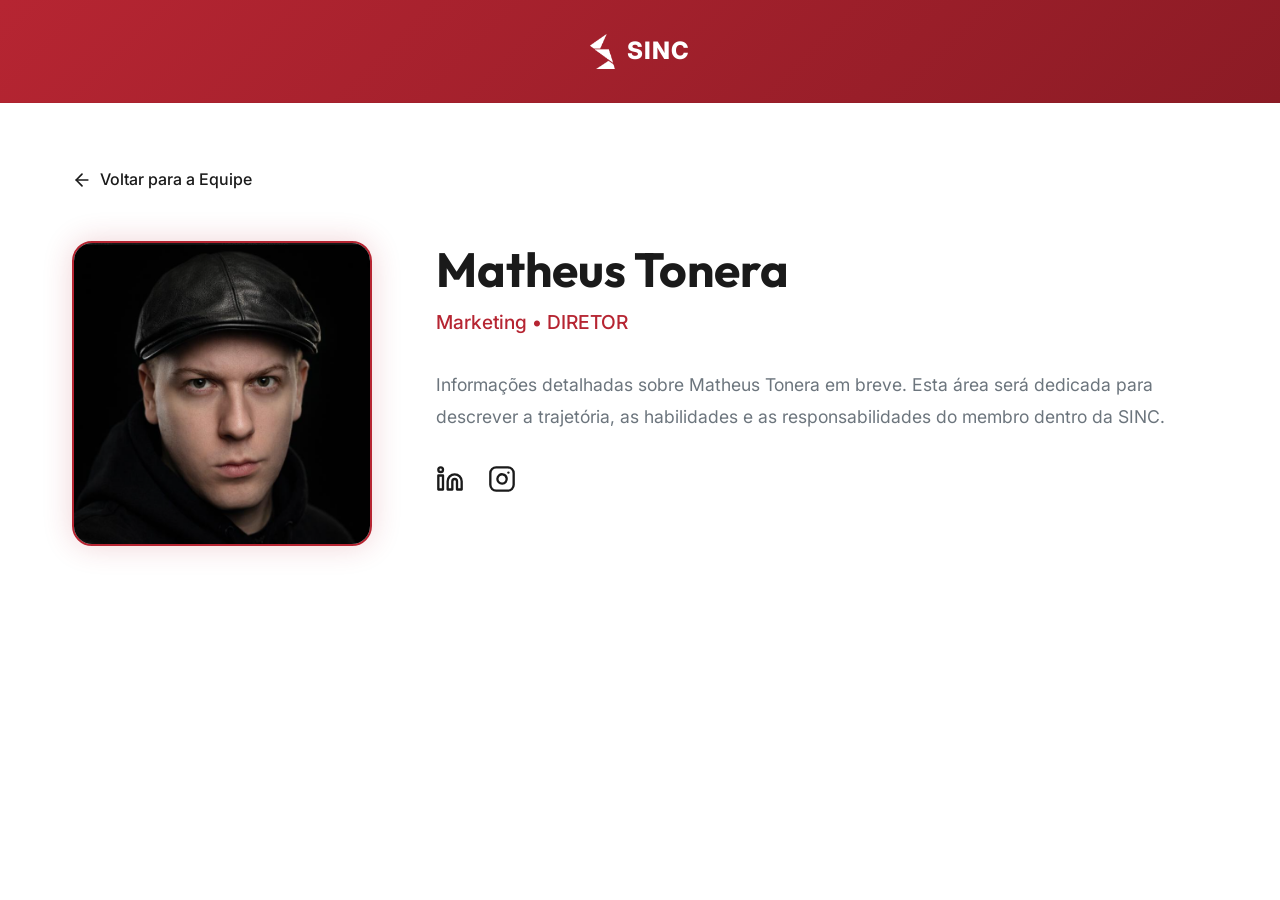
<file: membro-matheus.html>
<!DOCTYPE html>
<html lang="pt-BR">
<head>
    <meta charset="UTF-8">
    <meta name="viewport" content="width=device-width, initial-scale=1.0">
    <title>Matheus Tonera - SINC</title>
    <link href="https://fonts.googleapis.com/css2?family=Inter:wght@300;400;500;600&family=Outfit:wght@400;600;800&display=swap" rel="stylesheet">
    <link rel="stylesheet" href="style.css?v=2">
    <style>
        .profile-grid { display: grid; grid-template-columns: 300px 1fr; gap: 4rem; align-items: start; }
        @media (max-width: 768px) { .profile-grid { grid-template-columns: 1fr; gap: 2rem; } }
        .profile-img-container { width: 100%; border-radius: 20px; overflow: hidden; border: 2px solid var(--color-primary); box-shadow: 0 0 30px rgba(182, 37, 50, 0.2); }
        .profile-img-container img { width: 100%; height: auto; display: block; }
        .profile-info h1 { font-size: 3rem; margin-bottom: 0.5rem; }
        .profile-role { font-size: 1.2rem; color: var(--color-primary); margin-bottom: 2rem; font-weight: 500; }
        .profile-bio { color: var(--color-text-muted); line-height: 1.8; margin-bottom: 2rem; font-size: 1.1rem; }
        .back-btn { display: inline-flex; align-items: center; gap: 0.5rem; color: var(--color-text); text-decoration: none; margin-bottom: 3rem; font-weight: 500; transition: color var(--transition-fast); }
        .back-btn:hover { color: var(--color-primary); }
        .social-icon-link { color: var(--color-text); transition: color var(--transition-fast); }
        .social-icon-link:hover { color: var(--color-primary); }
    </style>
    <!-- Favicon -->
    <link rel="icon" type="image/png" sizes="32x32" href="assets/favicon-32x32.png">
    <link rel="icon" type="image/png" sizes="16x16" href="assets/favicon-16x16.png">
    <script>
        const savedTheme = localStorage.getItem('theme');
        if (savedTheme === 'dark' || (!savedTheme && window.matchMedia('(prefers-color-scheme: dark)').matches)) {
            document.documentElement.setAttribute('data-theme', 'dark');
        }
    </script>
</head>
<body>
        <header style="padding: 2rem; display: flex; align-items: center; justify-content: center; background: var(--gradient-brand); color: white; border-bottom: 1px solid var(--nav-border);">
        <img src="assets/icone.png" alt="SINC Icon" style="height: 35px; margin-right: 12px; filter: brightness(0) invert(1);">
        <span style="font-size: 1.5rem; font-weight: 800; letter-spacing: 1px; color: white;">SINC</span>
    </header>
    <main class="container" style="padding: 4rem 2rem; min-height: 80vh;">
        <a href="index.html#members" class="back-btn">
            <svg width="20" height="20" viewBox="0 0 24 24" fill="none" stroke="currentColor" stroke-width="2" stroke-linecap="round" stroke-linejoin="round"><line x1="19" y1="12" x2="5" y2="12"></line><polyline points="12 19 5 12 12 5"></polyline></svg>
            Voltar para a Equipe
        </a>
        <div class="profile-grid">
            <div class="profile-img-container">
                <img src="assets/matheus.png" alt="Matheus Tonera">
            </div>
            <div class="profile-info">
                <h1>Matheus Tonera</h1>
                <p class="profile-role">Marketing • DIRETOR</p>
                <div class="profile-bio">
                    <p>Informações detalhadas sobre Matheus Tonera em breve. Esta área será dedicada para descrever a trajetória, as habilidades e as responsabilidades do membro dentro da SINC.</p>
                </div>
                <div class="social-links" style="display: flex; gap: 1.5rem; margin-top: 2rem;">
                    <a href="https://www.linkedin.com/in/mftonera" target="_blank" class="social-icon-link" title="LinkedIn">
                        <svg width="28" height="28" viewBox="0 0 24 24" fill="none" stroke="currentColor" stroke-width="2" stroke-linecap="round" stroke-linejoin="round"><path d="M16 8a6 6 0 0 1 6 6v7h-4v-7a2 2 0 0 0-2-2 2 2 0 0 0-2 2v7h-4v-7a6 6 0 0 1 6-6z"></path><rect x="2" y="9" width="4" height="12"></rect><circle cx="4" cy="4" r="2"></circle></svg>
                    </a>
                    <a href="https://www.instagram.com/mftonera/" target="_blank" class="social-icon-link" title="Instagram">
                        <svg width="28" height="28" viewBox="0 0 24 24" fill="none" stroke="currentColor" stroke-width="2" stroke-linecap="round" stroke-linejoin="round"><rect x="2" y="2" width="20" height="20" rx="5" ry="5"></rect><path d="M16 11.37A4 4 0 1 1 12.63 8 4 4 0 0 1 16 11.37z"></path><line x1="17.5" y1="6.5" x2="17.51" y2="6.5"></line></svg>
                    </a>
                </div>
            </div>
        </div>
    </main>
</body>
</html>
</file>
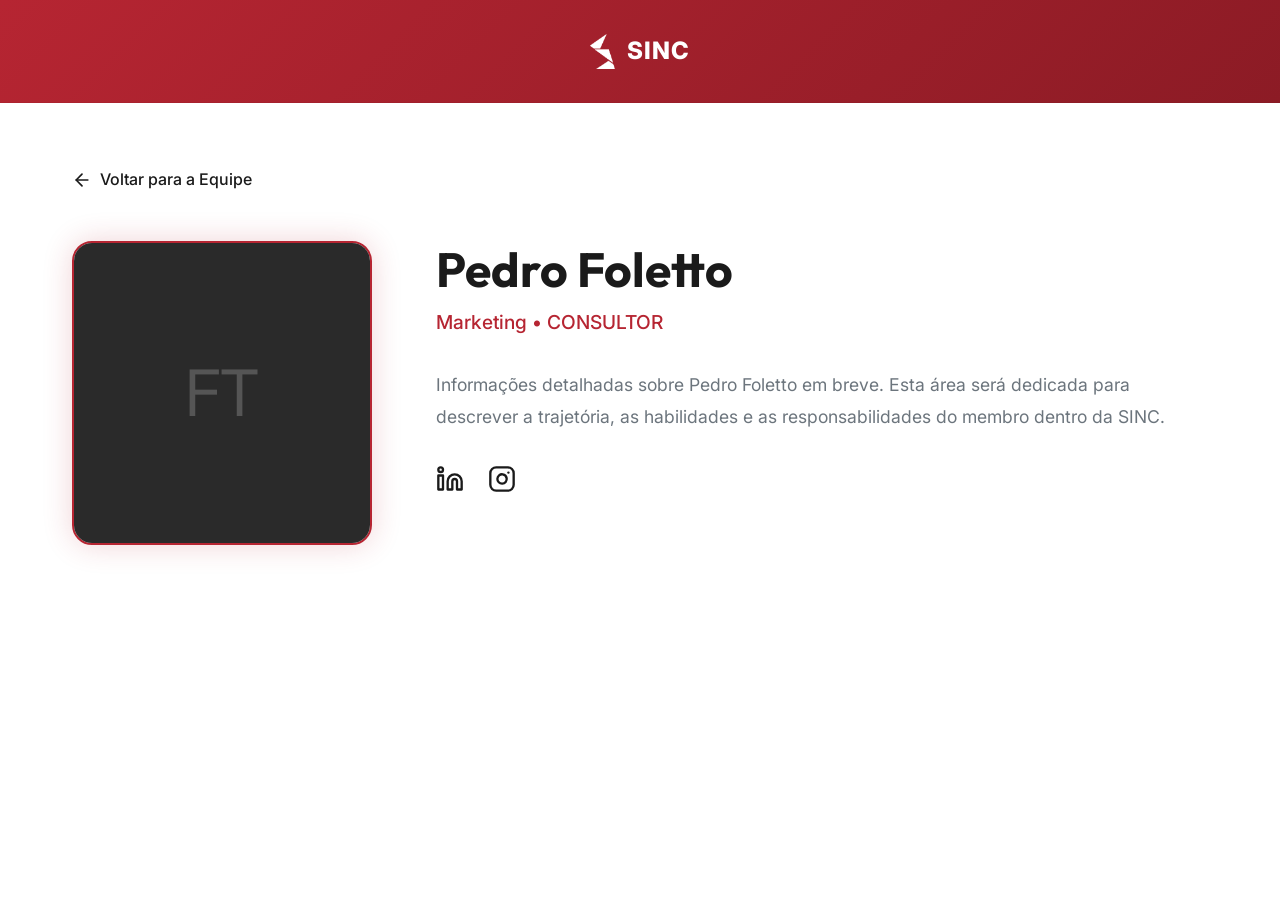
<file: membro-pedro.html>
<!DOCTYPE html>
<html lang="pt-BR">
<head>
    <meta charset="UTF-8">
    <meta name="viewport" content="width=device-width, initial-scale=1.0">
    <title>Pedro Foletto - SINC</title>
    <link href="https://fonts.googleapis.com/css2?family=Inter:wght@300;400;500;600&family=Outfit:wght@400;600;800&display=swap" rel="stylesheet">
    <link rel="stylesheet" href="style.css?v=2">
    <style>
        .profile-grid { display: grid; grid-template-columns: 300px 1fr; gap: 4rem; align-items: start; }
        @media (max-width: 768px) { .profile-grid { grid-template-columns: 1fr; gap: 2rem; } }
        .profile-img-container { width: 100%; border-radius: 20px; overflow: hidden; border: 2px solid var(--color-primary); box-shadow: 0 0 30px rgba(182, 37, 50, 0.2); }
        .profile-img-container img { width: 100%; height: auto; display: block; }
        .profile-info h1 { font-size: 3rem; margin-bottom: 0.5rem; }
        .profile-role { font-size: 1.2rem; color: var(--color-primary); margin-bottom: 2rem; font-weight: 500; }
        .profile-bio { color: var(--color-text-muted); line-height: 1.8; margin-bottom: 2rem; font-size: 1.1rem; }
        .back-btn { display: inline-flex; align-items: center; gap: 0.5rem; color: var(--color-text); text-decoration: none; margin-bottom: 3rem; font-weight: 500; transition: color var(--transition-fast); }
        .back-btn:hover { color: var(--color-primary); }
        .social-icon-link { color: var(--color-text); transition: color var(--transition-fast); }
        .social-icon-link:hover { color: var(--color-primary); }
    </style>
    <!-- Favicon -->
    <link rel="icon" type="image/png" sizes="32x32" href="assets/favicon-32x32.png">
    <link rel="icon" type="image/png" sizes="16x16" href="assets/favicon-16x16.png">
    <script>
        const savedTheme = localStorage.getItem('theme');
        if (savedTheme === 'dark' || (!savedTheme && window.matchMedia('(prefers-color-scheme: dark)').matches)) {
            document.documentElement.setAttribute('data-theme', 'dark');
        }
    </script>
</head>
<body>
        <header style="padding: 2rem; display: flex; align-items: center; justify-content: center; background: var(--gradient-brand); color: white; border-bottom: 1px solid var(--nav-border);">
        <img src="assets/icone.png" alt="SINC Icon" style="height: 35px; margin-right: 12px; filter: brightness(0) invert(1);">
        <span style="font-size: 1.5rem; font-weight: 800; letter-spacing: 1px; color: white;">SINC</span>
    </header>
    <main class="container" style="padding: 4rem 2rem; min-height: 80vh;">
        <a href="index.html#members" class="back-btn">
            <svg width="20" height="20" viewBox="0 0 24 24" fill="none" stroke="currentColor" stroke-width="2" stroke-linecap="round" stroke-linejoin="round"><line x1="19" y1="12" x2="5" y2="12"></line><polyline points="12 19 5 12 12 5"></polyline></svg>
            Voltar para a Equipe
        </a>
        <div class="profile-grid">
            <div class="profile-img-container">
                <div style="width: 100%; height: 300px; display: flex; align-items: center; justify-content: center; background: #2A2A2A; font-size: 4rem; color: #555;">FT</div>
            </div>
            <div class="profile-info">
                <h1>Pedro Foletto</h1>
                <p class="profile-role">Marketing • CONSULTOR</p>
                <div class="profile-bio">
                    <p>Informações detalhadas sobre Pedro Foletto em breve. Esta área será dedicada para descrever a trajetória, as habilidades e as responsabilidades do membro dentro da SINC.</p>
                </div>
                <div class="social-links" style="display: flex; gap: 1.5rem; margin-top: 2rem;">
                    <a href="https://www.linkedin.com/company/sinc-jr" target="_blank" class="social-icon-link" title="LinkedIn">
                        <svg width="28" height="28" viewBox="0 0 24 24" fill="none" stroke="currentColor" stroke-width="2" stroke-linecap="round" stroke-linejoin="round"><path d="M16 8a6 6 0 0 1 6 6v7h-4v-7a2 2 0 0 0-2-2 2 2 0 0 0-2 2v7h-4v-7a6 6 0 0 1 6-6z"></path><rect x="2" y="9" width="4" height="12"></rect><circle cx="4" cy="4" r="2"></circle></svg>
                    </a>
                    <a href="https://www.instagram.com/sinc.jr" target="_blank" class="social-icon-link" title="Instagram">
                        <svg width="28" height="28" viewBox="0 0 24 24" fill="none" stroke="currentColor" stroke-width="2" stroke-linecap="round" stroke-linejoin="round"><rect x="2" y="2" width="20" height="20" rx="5" ry="5"></rect><path d="M16 11.37A4 4 0 1 1 12.63 8 4 4 0 0 1 16 11.37z"></path><line x1="17.5" y1="6.5" x2="17.51" y2="6.5"></line></svg>
                    </a>
                </div>
            </div>
        </div>
    </main>
</body>
</html>
</file>
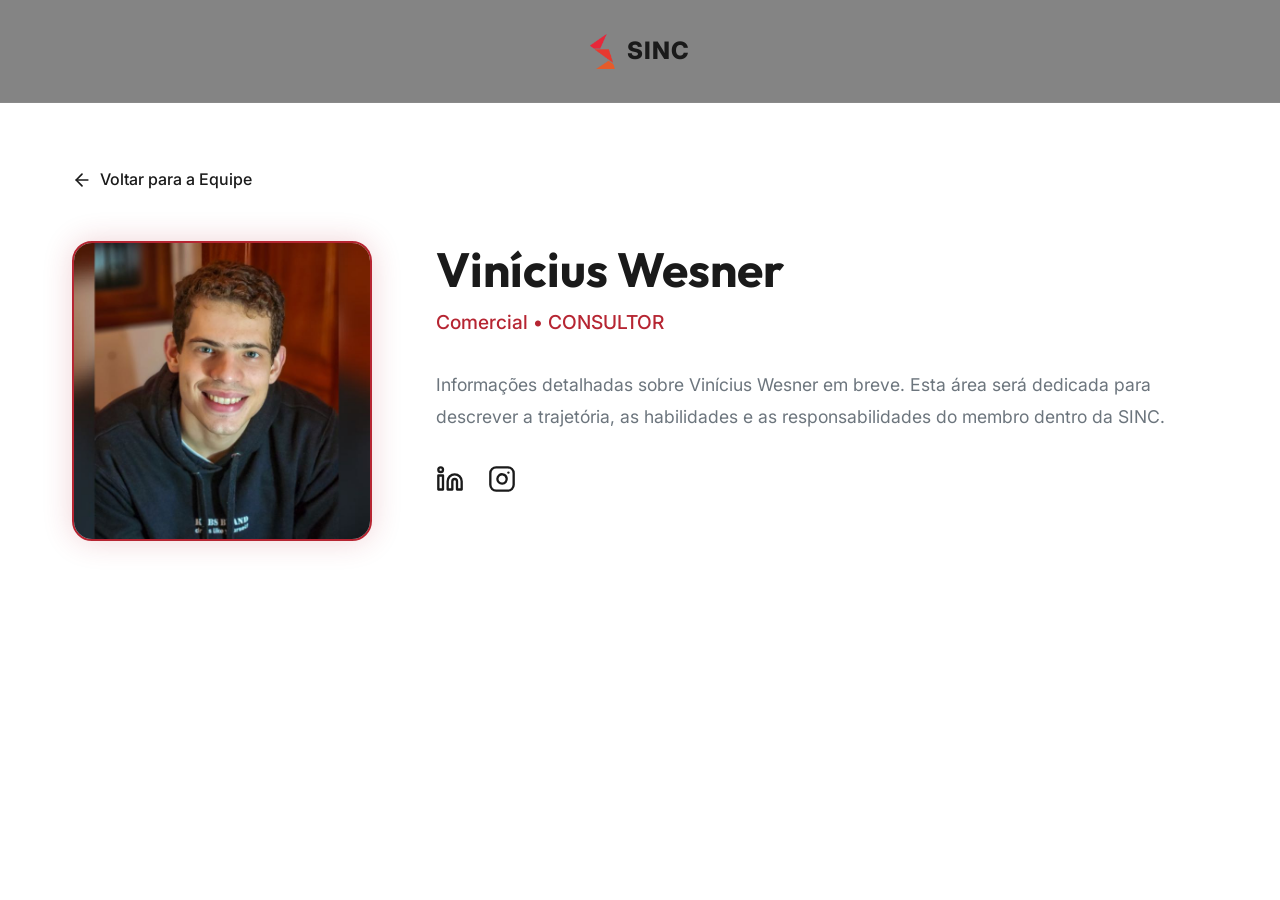
<file: membro-vinicius.html>
<!DOCTYPE html>
<html lang="pt-BR">

<head>
    <meta charset="UTF-8">
    <meta name="viewport" content="width=device-width, initial-scale=1.0">
    <title>Vinícius Wesner - SINC</title>
    <link
        href="https://fonts.googleapis.com/css2?family=Inter:wght@300;400;500;600&family=Outfit:wght@400;600;800&display=swap"
        rel="stylesheet">
    <link rel="stylesheet" href="style.css?v=2">
    <style>
        .profile-grid {
            display: grid;
            grid-template-columns: 300px 1fr;
            gap: 4rem;
            align-items: start;
        }

        @media (max-width: 768px) {
            .profile-grid {
                grid-template-columns: 1fr;
                gap: 2rem;
            }
        }

        .profile-img-container {
            width: 100%;
            border-radius: 20px;
            overflow: hidden;
            border: 2px solid var(--color-primary);
            box-shadow: 0 0 30px rgba(182, 37, 50, 0.2);
        }

        .profile-img-container img {
            width: 100%;
            height: auto;
            display: block;
        }

        .profile-info h1 {
            font-size: 3rem;
            margin-bottom: 0.5rem;
        }

        .profile-role {
            font-size: 1.2rem;
            color: var(--color-primary);
            margin-bottom: 2rem;
            font-weight: 500;
        }

        .profile-bio {
            color: var(--color-text-muted);
            line-height: 1.8;
            margin-bottom: 2rem;
            font-size: 1.1rem;
        }

        .back-btn {
            display: inline-flex;
            align-items: center;
            gap: 0.5rem;
            color: var(--color-text);
            text-decoration: none;
            margin-bottom: 3rem;
            font-weight: 500;
            transition: color var(--transition-fast);
        }

        .back-btn:hover {
            color: var(--color-primary);
        }

        .social-icon-link {
            color: var(--color-text);
            transition: color var(--transition-fast);
        }

        .social-icon-link:hover {
            color: var(--color-primary);
        }
    </style>
    <!-- Favicon -->
    <link rel="icon" type="image/png" sizes="32x32" href="assets/favicon-32x32.png">
    <link rel="icon" type="image/png" sizes="16x16" href="assets/favicon-16x16.png">
    <script>
        const savedTheme = localStorage.getItem('theme');
        if (savedTheme === 'dark' || (!savedTheme && window.matchMedia('(prefers-color-scheme: dark)').matches)) {
            document.documentElement.setAttribute('data-theme', 'dark');
        }
    </script>
</head>

<body>
    <header
        style="padding: 2rem; display: flex; align-items: center; justify-content: center; background: rgba(10, 10, 10, 0.5); border-bottom: 1px solid rgba(255, 255, 255, 0.05);">
        <img src="assets/icone.png" alt="SINC Icon" style="height: 35px; margin-right: 12px;">
        <span style="font-size: 1.5rem; font-weight: 800; letter-spacing: 1px;">SINC</span>
    </header>
    <main class="container" style="padding: 4rem 2rem; min-height: 80vh;">
        <a href="index.html#members" class="back-btn">
            <svg width="20" height="20" viewBox="0 0 24 24" fill="none" stroke="currentColor" stroke-width="2"
                stroke-linecap="round" stroke-linejoin="round">
                <line x1="19" y1="12" x2="5" y2="12"></line>
                <polyline points="12 19 5 12 12 5"></polyline>
            </svg>
            Voltar para a Equipe
        </a>
        <div class="profile-grid">
            <div class="profile-img-container">
                <img src="assets/viniciuswesner.png" alt="Vinícius Wesner">
            </div>
            <div class="profile-info">
                <h1>Vinícius Wesner</h1>
                <p class="profile-role">Comercial • CONSULTOR</p>
                <div class="profile-bio">
                    <p>Informações detalhadas sobre Vinícius Wesner em breve. Esta área será dedicada para descrever a
                        trajetória, as habilidades e as responsabilidades do membro dentro da SINC.</p>
                </div>
                <div class="social-links" style="display: flex; gap: 1.5rem; margin-top: 2rem;">
                    <a href="https://www.linkedin.com/in/vin%C3%ADcius-wesner-298b33301/" target="_blank"
                        class="social-icon-link" title="LinkedIn">
                        <svg width="28" height="28" viewBox="0 0 24 24" fill="none" stroke="currentColor"
                            stroke-width="2" stroke-linecap="round" stroke-linejoin="round">
                            <path d="M16 8a6 6 0 0 1 6 6v7h-4v-7a2 2 0 0 0-2-2 2 2 0 0 0-2 2v7h-4v-7a6 6 0 0 1 6-6z">
                            </path>
                            <rect x="2" y="9" width="4" height="12"></rect>
                            <circle cx="4" cy="4" r="2"></circle>
                        </svg>
                    </a>
                    <a href="https://www.instagram.com/sinc.jr" target="_blank" class="social-icon-link"
                        title="Instagram">
                        <svg width="28" height="28" viewBox="0 0 24 24" fill="none" stroke="currentColor"
                            stroke-width="2" stroke-linecap="round" stroke-linejoin="round">
                            <rect x="2" y="2" width="20" height="20" rx="5" ry="5"></rect>
                            <path d="M16 11.37A4 4 0 1 1 12.63 8 4 4 0 0 1 16 11.37z"></path>
                            <line x1="17.5" y1="6.5" x2="17.51" y2="6.5"></line>
                        </svg>
                    </a>
                </div>
            </div>
        </div>
    </main>
</body>

</html>
</file>
<file: style.css>
:root {
    /* Day Mode (Default) */
    --color-bg: #FFFFFF;
    --color-surface: #F8F9FA;
    --color-surface-light: #E9ECEF;

    --color-primary: #b62532;
    --color-primary-hover: #8c1b25;
    --color-primary-rgb: 182, 37, 50;
    --color-primary-light: rgba(var(--color-primary-rgb), 0.15);

    --color-gradient-1: #b62532;
    --color-gradient-2: #8c1b25;
    --gradient-brand: linear-gradient(135deg, var(--color-gradient-1), var(--color-gradient-2));

    --color-text: #1A1A1A;
    --color-text-muted: #6C757D;

    --nav-bg: rgba(255, 255, 255, 0.85);
    --nav-border: rgba(0, 0, 0, 0.05);
    --hero-overlay: linear-gradient(to right, rgba(255, 255, 255, 0.95) 0%, rgba(255, 255, 255, 0.4) 100%), radial-gradient(circle at 70% 30%, rgba(var(--color-primary-rgb), 0.1) 0%, transparent 50%);
    --glass-bg: rgba(255, 255, 255, 0.5);
    --glass-border: rgba(0, 0, 0, 0.1);
    --card-border: rgba(0, 0, 0, 0.05);
    --input-border: rgba(0, 0, 0, 0.1);
    --footer-border: rgba(0, 0, 0, 0.05);
    --case-card-bg: linear-gradient(135deg, #F8F9FA 0%, #FFFFFF 100%);

    /* Typography */
    --font-heading: 'Outfit', sans-serif;
    --font-body: 'Inter', sans-serif;

    /* Transitions */
    --transition-fast: 0.2s ease;
    --transition-normal: 0.3s ease;
    --transition-slow: 0.5s ease;
}

[data-theme="dark"] {
    /* Night Mode (Option) */
    --color-bg: #0A0A0A;
    --color-surface: #141414;
    --color-surface-light: #1E1E1E;

    --color-primary: #e65b2a;
    --color-primary-hover: #cc4d20;
    --color-primary-rgb: 230, 91, 42;
    --color-primary-light: rgba(var(--color-primary-rgb), 0.15);

    --color-gradient-1: #e65b2a;
    --color-gradient-2: #cc4d20;
    --gradient-brand: linear-gradient(135deg, var(--color-gradient-1), var(--color-gradient-2));

    --color-text: #F0F0F0;
    --color-text-muted: #A0A0A0;

    --nav-bg: rgba(10, 10, 10, 0.85);
    --nav-border: rgba(255, 255, 255, 0.05);
    --hero-overlay: linear-gradient(to right, rgba(10, 10, 10, 0.95) 0%, rgba(10, 10, 10, 0.4) 100%), radial-gradient(circle at 70% 30%, rgba(var(--color-primary-rgb), 0.3) 0%, transparent 50%);
    --glass-bg: rgba(30, 30, 30, 0.5);
    --glass-border: rgba(255, 255, 255, 0.1);
    --card-border: rgba(255, 255, 255, 0.05);
    --input-border: rgba(255, 255, 255, 0.1);
    --footer-border: rgba(255, 255, 255, 0.05);
    --case-card-bg: linear-gradient(135deg, #1A1A1A 0%, #111111 100%);
}

* {
    margin: 0;
    padding: 0;
    box-sizing: border-box;
}

html {
    scroll-behavior: smooth;
}

body {
    font-family: var(--font-body);
    background-color: var(--color-bg);
    color: var(--color-text);
    line-height: 1.6;
    overflow-x: hidden;
}

/* Typography Utilities */
h1,
h2,
h3,
h4 {
    font-family: var(--font-heading);
    font-weight: 700;
    line-height: 1.2;
}

a {
    text-decoration: none;
    color: inherit;
    transition: color var(--transition-fast);
}

.container {
    max-width: 1200px;
    margin: 0 auto;
    padding: 0 2rem;
}

.section-padding {
    padding: 6rem 0;
}

.text-center {
    text-align: center;
}

.mx-auto {
    margin-left: auto;
    margin-right: auto;
}

.w-100 {
    width: 100%;
}

/* Buttons */
.btn-primary,
.btn-secondary,
.btn-primary-outline {
    display: inline-block;
    padding: 0.8rem 1.8rem;
    border-radius: 4px;
    font-weight: 600;
    cursor: pointer;
    transition: all var(--transition-normal);
    text-align: center;
    border: none;
    font-size: 1rem;
    font-family: var(--font-body);
}

.btn-primary {
    background-color: var(--color-primary);
    color: #fff;
    box-shadow: 0 4px 15px rgba(var(--color-primary-rgb), 0.3);
}

.btn-primary:hover {
    background-color: var(--color-primary-hover);
    box-shadow: 0 6px 20px rgba(var(--color-primary-rgb), 0.5);
    transform: translateY(-2px);
}

.btn-primary-outline {
    background-color: transparent;
    color: var(--color-primary);
    border: 1px solid var(--color-primary);
}

.btn-primary-outline:hover {
    background-color: var(--color-primary);
    color: #fff;
}

.btn-secondary {
    background-color: var(--color-surface-light);
    color: var(--color-text);
}

.btn-secondary:hover {
    background-color: #2A2A2A;
    transform: translateY(-2px);
}

/* Navbar */
.navbar {
    position: fixed;
    top: 0;
    width: 100%;
    z-index: 1000;
    padding: 1rem 0;
    transition: all var(--transition-normal);
}

.navbar.scrolled {
    background: var(--nav-bg);
    backdrop-filter: blur(10px);
    -webkit-backdrop-filter: blur(10px);
    border-bottom: 1px solid var(--nav-border);
    padding: 0.8rem 0;
}

.nav-container {
    max-width: 1200px;
    margin: 0 auto;
    padding: 0 2rem;
    display: flex;
    justify-content: space-between;
    align-items: center;
}

.logo-container {
    display: flex;
    align-items: center;
    gap: 0.8rem;
}

.logo-img {
    height: 40px;
    width: auto;
}

.logo-text {
    font-family: var(--font-heading);
    font-size: 1.5rem;
    font-weight: 800;
    letter-spacing: 2px;
    color: var(--color-text);
}

.nav-links {
    display: flex;
    gap: 2rem;
    align-items: center;
}

.nav-links a:not(.btn-primary-outline) {
    font-weight: 500;
    position: relative;
}

.nav-links a:not(.btn-primary-outline)::after {
    content: '';
    position: absolute;
    width: 0;
    height: 2px;
    bottom: -4px;
    left: 0;
    background-color: var(--color-primary);
    transition: width var(--transition-normal);
}

.nav-links a:not(.btn-primary-outline):hover::after {
    width: 100%;
}

.menu-toggle {
    display: none;
    flex-direction: column;
    gap: 5px;
    cursor: pointer;
}

.menu-toggle .bar {
    width: 25px;
    height: 2px;
    background-color: var(--color-text);
    transition: all var(--transition-fast);
}

/* Hero Section */
.hero {
    height: 100vh;
    min-height: 600px;
    display: flex;
    align-items: center;
    position: relative;
    background: var(--gradient-brand);
    overflow: hidden;
}

.hero-overlay {
    position: absolute;
    inset: 0;
    background: var(--hero-overlay);
    z-index: 1;
}


.hero-container {
    display: flex;
    align-items: center;
    justify-content: space-between;
    width: 100%;
    max-width: 1200px;
    margin: 0 auto;
    padding: 0 2rem;
    position: relative;
    z-index: 2;
    gap: 4rem;
}

.hero-content {
    position: relative;
    z-index: 2;
    flex: 1;
    max-width: 800px;
}

.hero h1 {
    font-size: 4.5rem;
    margin-bottom: 1rem;
}

.hero h1 span {
    color: var(--color-primary);
}

.hero p {
    font-size: 1.2rem;
    color: var(--color-text-muted);
    margin-bottom: 2.5rem;
    max-width: 600px;
}

.hero-buttons {
    display: flex;
    gap: 1rem;
}

/* Hero Case Card */
.hero-case-card {
    flex: 0 0 500px;
    background: var(--case-card-bg);
    border: 1px solid var(--card-border);
    border-radius: 16px;
    padding: 2.5rem;
    position: relative;
    overflow: hidden;
    text-decoration: none;
    display: block;
}

.hero-case-card:hover {
    border-color: var(--color-primary);
}

.hero-case-card .case-decoration {
    position: absolute;
    top: -20px;
    right: -20px;
    width: 250px;
    height: 250px;
    opacity: 0.1;
    pointer-events: none;
}

.hero-case-card .case-meta {
    color: var(--color-text-muted);
    font-size: 0.8rem;
    font-weight: 600;
    letter-spacing: 1.5px;
    text-transform: uppercase;
    margin-bottom: 1.5rem;
}

.hero-case-card .case-title {
    color: var(--color-text);
    font-size: 1.3rem;
    line-height: 1.4;
    margin-bottom: 2rem;
    font-weight: 700;
}

.hero-case-card .case-footer {
    display: flex;
    gap: 0.8rem;
    align-items: center;
    font-size: 0.9rem;
    color: var(--color-text-muted);
}

.hero-case-card .case-footer span {
    color: var(--color-primary);
    font-weight: 700;
}

@media (max-width: 992px) {
    .hero-container {
        flex-direction: column;
        text-align: center;
        padding-top: 120px;
        padding-bottom: 60px;
        gap: 4rem;
        height: auto;
        min-height: 100vh;
    }

    .hero-content {
        max-width: 100%;
    }

    .hero-case-card {
        flex: 1;
        width: 100%;
        max-width: 380px;
    }

    .hero-buttons {
        justify-content: center;
    }

    .hero {
        height: auto;
    }
}

/* Cases Section Grid Layout */
.cases-grid {
    display: grid;
    grid-template-columns: repeat(3, 1fr);
    gap: 2rem;
    margin-top: 3rem;
}

.case-card-large {
    grid-column: 1 / -1;
    background: var(--case-card-bg);
    border: 1px solid var(--card-border);
    border-radius: 12px;
    padding: 3.5rem;
    position: relative;
    overflow: hidden;
    margin-bottom: 1rem;
    transition: all var(--transition-normal);
}

.case-card-small {
    background: var(--case-card-bg);
    border: 1px solid var(--card-border);
    border-radius: 12px;
    padding: 2.5rem;
    position: relative;
    overflow: hidden;
    transition: all var(--transition-normal);
    display: flex;
    flex-direction: column;
}

.case-card-large:hover,
.case-card-small:hover {
    transform: translateY(-5px);
    border-color: var(--color-primary);
}

.case-card-large .case-decoration,
.case-card-small .case-decoration {
    position: absolute;
    top: -40px;
    right: -40px;
    width: 350px;
    height: 350px;
    opacity: 0.05;
    pointer-events: none;
}

.case-card-small .case-decoration {
    width: 250px;
    height: 250px;
}

.case-category-tag {
    background: rgba(var(--color-primary-rgb), 0.05);
    border: 1px solid rgba(var(--color-primary-rgb), 0.15);
    padding: 0.4rem 0.8rem;
    border-radius: 6px;
    display: inline-block;
    color: var(--color-primary);
    font-size: 0.7rem;
    font-weight: 700;
    letter-spacing: 1px;
    text-transform: uppercase;
    margin-bottom: 2rem;
    align-self: center;
    /* Centering and shrinking to content */
    text-align: center;
}

.case-stats {
    display: flex;
    gap: 3rem;
    margin-top: 2rem;
}

.stat-item {
    display: flex;
    flex-direction: column;
}

.stat-value {
    font-size: 2.5rem;
    font-weight: 800;
    color: var(--color-primary);
    white-space: nowrap;
    line-height: 1.1;
}

.stat-label {
    font-size: 0.65rem;
    text-transform: uppercase;
    letter-spacing: 1px;
    color: var(--color-text-muted);
    margin-top: 0.5rem;
    line-height: 1.4;
    font-weight: 600;
}

.case-card-small .stat-value {
    font-size: 1.5rem;
}

.case-card-small .stat-label {
    font-size: 0.6rem;
}

.case-card-small .case-stats {
    display: grid;
    grid-template-columns: repeat(3, 1fr);
    gap: 1rem;
    margin-top: auto;
}

@media (max-width: 1200px) {
    .case-stats {
        gap: 2rem;
    }

    .stat-value {
        font-size: 2rem;
    }
}

@media (max-width: 992px) {
    .cases-grid {
        grid-template-columns: repeat(2, 1fr);
    }
}

@media (max-width: 768px) {
    .cases-grid {
        grid-template-columns: 1fr;
    }

    .case-stats {
        flex-direction: column;
        gap: 2rem;
    }

    .case-card-small .case-stats {
        flex-direction: row;
    }
}

/* Sections General */
.section-title {
    margin-bottom: 4rem;
}

.section-title h2 {
    font-size: 2.5rem;
    margin-bottom: 1rem;
}

.divider {
    height: 3px;
    width: 60px;
    background-color: var(--color-primary);
    border-radius: 2px;
}

.section-subtitle {
    color: var(--color-text-muted);
    margin-top: 1rem;
}

/* About Section */
.about-grid {
    display: grid;
    grid-template-columns: 1fr 1fr;
    gap: 4rem;
    align-items: center;
}

.about-text h3 {
    font-size: 1.8rem;
    margin-bottom: 1.5rem;
    color: var(--color-primary);
}

.about-text p {
    margin-bottom: 1.2rem;
    color: var(--color-text-muted);
}

.features-list {
    list-style: none;
    margin-top: 2rem;
}

.features-list li {
    position: relative;
    padding-left: 2rem;
    margin-bottom: 1rem;
    font-weight: 500;
}

.features-list li::before {
    content: '→';
    position: absolute;
    left: 0;
    color: var(--color-primary);
}

.glass-card {
    background: var(--glass-bg);
    backdrop-filter: blur(12px);
    border: 1px solid var(--glass-border);
    border-radius: 12px;
    padding: 2rem;
    box-shadow: 0 10px 30px rgba(0, 0, 0, 0.5);
}

.mockup-card {
    position: relative;
    overflow: hidden;
    transform: perspective(1000px) rotateY(-5deg) rotateX(5deg);
    transition: transform var(--transition-slow);
}

.mockup-card:hover {
    transform: perspective(1000px) rotateY(0) rotateX(0);
}

.mockup-header {
    display: flex;
    gap: 8px;
    margin-bottom: 1.5rem;
}

.dot {
    width: 12px;
    height: 12px;
    border-radius: 50%;
}

.dot.red {
    background-color: #ff5f56;
}

.dot.yellow {
    background-color: #ffbd2e;
}

.dot.green {
    background-color: #27c93f;
}

.mockup-body h4 {
    margin-bottom: 1rem;
}

.mockup-line {
    height: 8px;
    background-color: var(--color-surface-light);
    border-radius: 4px;
    margin-bottom: 10px;
    width: 100%;
}

.mockup-line.short {
    width: 60%;
    margin-bottom: 2rem;
}

.mockup-stats {
    display: flex;
    gap: 1rem;
}

.stat-box {
    flex: 1;
    height: 80px;
    background-color: var(--color-surface-light);
    border-radius: 8px;
}

.stat-box.highlight {
    background-color: var(--color-primary-light);
    border: 1px solid var(--color-primary);
}

/* Services Section */
.services-section {
    background-color: var(--color-surface);
}

.services-grid {
    display: grid;
    grid-template-columns: repeat(auto-fit, minmax(300px, 1fr));
    gap: 2rem;
}

.service-card {
    background-color: var(--color-bg);
    padding: 3rem 2rem;
    border-radius: 8px;
    border: 1px solid var(--card-border);
    transition: all var(--transition-normal);
    position: relative;
    overflow: hidden;
}

.service-card::before {
    content: '';
    position: absolute;
    top: 0;
    left: 0;
    width: 100%;
    height: 3px;
    background-color: var(--color-primary);
    transform: scaleX(0);
    transform-origin: left;
    transition: transform var(--transition-normal);
}

.service-card:hover {
    transform: translateY(-10px);
    box-shadow: 0 10px 30px rgba(0, 0, 0, 0.3);
    border-color: rgba(var(--color-primary-rgb), 0.3);
}

.service-card:hover::before {
    transform: scaleX(1);
}

.service-icon {
    font-size: 2.5rem;
    color: var(--color-primary);
    margin-bottom: 1.5rem;
}

.service-card h3 {
    margin-bottom: 1rem;
}

.service-card p {
    color: var(--color-text-muted);
}

/* Members Section */
.members-section {
    background-color: var(--color-bg);
}

.members-grid {
    display: flex;
    flex-wrap: wrap;
    justify-content: center;
    gap: 2rem;
    padding: 1rem 0;
}

.member-card {
    flex: 0 1 240px;
    width: 100%;
    background: var(--color-surface);
    border: 1px solid var(--card-border);
    border-radius: 12px;
    padding: 2.5rem 2rem;
    text-align: center;
    transition: all var(--transition-normal);
}

.member-card:hover {
    transform: translateY(-10px);
    border-color: rgba(var(--color-primary-rgb), 0.3);
    box-shadow: 0 10px 30px rgba(0, 0, 0, 0.3);
}

.member-photo-link {
    display: block;
    cursor: pointer;
    text-decoration: none;
}

.member-photo-link .member-photo-container {
    transition: transform var(--transition-fast), border-color var(--transition-fast), box-shadow var(--transition-fast);
}

.member-photo-link:hover .member-photo-container {
    transform: scale(1.08);
    border-color: var(--color-primary);
    box-shadow: 0 0 20px var(--color-primary-light);
}

.member-photo-container {
    width: 140px;
    height: 140px;
    margin: 0 auto 1.5rem;
    border-radius: 50%;
    padding: 5px;
    border: 2px solid var(--color-primary-light);
    overflow: hidden;
    display: flex;
    align-items: center;
    justify-content: center;
}

.member-photo-container img {
    width: 100%;
    height: 100%;
    object-fit: cover;
    border-radius: 50%;
}


.member-photo-placeholder {
    width: 100%;
    height: 100%;
    background: var(--color-surface-light);
    border-radius: 50%;
    display: flex;
    align-items: center;
    justify-content: center;
    color: var(--color-text-muted);
    font-size: 1.5rem;
    font-weight: 700;
}

.member-info h3 {
    font-size: 1.25rem;
    margin-bottom: 0.25rem;
    font-family: var(--font-heading);
}

.member-role {
    color: var(--color-primary);
    font-size: 0.9rem;
    font-weight: 600;
    margin-bottom: 1.2rem;
}

.social-tag {
    font-size: 0.75rem;
    padding: 0.3rem 0.8rem;
    background: var(--color-primary-light);
    color: var(--color-primary);
    border-radius: 20px;
    font-weight: 700;
    text-transform: uppercase;
}

/* Contact Section */

.contact-grid {
    display: grid;
    grid-template-columns: 1fr 1fr;
    gap: 4rem;
}

.contact-info h2 {
    font-size: 2.5rem;
    margin-bottom: 1rem;
}

.contact-info p {
    color: var(--color-text-muted);
    margin-bottom: 2rem;
}

.info-item {
    margin-bottom: 1rem;
    font-size: 1.1rem;
}

.info-item strong {
    color: var(--color-primary);
}

.contact-form {
    background-color: var(--color-surface);
    padding: 2.5rem;
    border-radius: 8px;
}

.form-group {
    margin-bottom: 1.5rem;
}

.form-group label {
    display: block;
    margin-bottom: 0.5rem;
    font-weight: 500;
}

.form-group input,
.form-group textarea {
    width: 100%;
    padding: 0.8rem;
    background-color: var(--color-bg);
    border: 1px solid var(--glass-border);
    border-radius: 4px;
    color: var(--color-text);
    font-family: var(--font-body);
    transition: border-color var(--transition-fast);
}

.form-group textarea {
    resize: none;
}

.form-group input:focus,
.form-group textarea:focus {
    outline: none;
    border-color: var(--color-primary);
}

/* Footer */
footer {
    background-color: var(--color-surface);
    padding: 4rem 0 2rem;
    border-top: 1px solid var(--footer-border);
}

.footer-content {
    display: flex;
    justify-content: space-between;
    align-items: center;
    margin-bottom: 3rem;
    flex-wrap: wrap;
    gap: 2rem;
}

.footer-brand p {
    color: var(--color-text-muted);
    margin-top: 0.5rem;
}

.footer-links {
    display: flex;
    gap: 2rem;
}

.footer-links a:hover {
    color: var(--color-primary);
}

.footer-bottom {
    text-align: center;
    padding-top: 2rem;
    border-top: 1px solid var(--footer-border);
    color: var(--color-text-muted);
    font-size: 0.9rem;
}

/* Animations */
.fade-in {
    opacity: 0;
    animation: fadeIn 1s ease forwards;
}

.slide-up {
    opacity: 0;
    transform: translateY(30px);
    transition: opacity 0.8s ease, transform 0.8s ease;
}

.slide-up.visible {
    opacity: 1;
    transform: translateY(0);
}

.delay-1 {
    animation-delay: 0.2s;
    transition-delay: 0.2s;
}

.delay-2 {
    animation-delay: 0.4s;
    transition-delay: 0.4s;
}

@keyframes fadeIn {
    from {
        opacity: 0;
    }

    to {
        opacity: 1;
    }
}

/* Responsive Design */
@media (max-width: 992px) {
    .hero h1 {
        font-size: 3.5rem;
    }

    .about-grid,
    .contact-grid {
        grid-template-columns: 1fr;
    }

    .mockup-card {
        max-width: 500px;
        margin: 0 auto;
    }
}

@media (max-width: 768px) {
    .menu-toggle {
        display: flex;
    }

    .nav-links {
        position: fixed;
        top: 70px;
        left: -100%;
        width: 100%;
        height: calc(100vh - 70px);
        background-color: var(--color-surface);
        flex-direction: column;
        justify-content: center;
        transition: left var(--transition-normal);
    }

    .nav-links.active {
        left: 0;
    }

    .hero h1 {
        font-size: 2.8rem;
    }

    .hero p {
        font-size: 1rem;
    }

    .hero-buttons {
        flex-direction: column;
    }

    .section-title h2 {
        font-size: 2rem;
    }

    .footer-content {
        flex-direction: column;
        text-align: center;
    }
}

.theme-toggle-btn {
    background: transparent;
    border: none;
    color: var(--color-text);
    cursor: pointer;
    display: flex;
    align-items: center;
    justify-content: center;
    padding: 0.5rem;
    border-radius: 50%;
    transition: all var(--transition-fast);
    margin-left: auto;
}

.theme-toggle-btn:hover {
    background: var(--color-surface-light);
    color: var(--color-primary);
}
</file>
<file: dashboard.css>
/* Dashboard Layout */
.dashboard-wrapper {
    min-height: 100vh;
    background-color: var(--color-bg);
    background-image: 
        radial-gradient(circle at 30% 70%, rgba(var(--color-primary-rgb), 0.15) 0%, transparent 50%),
        radial-gradient(circle at 70% 30%, rgba(var(--color-primary-rgb), 0.2) 0%, transparent 50%);
}

.dash-header {
    background: var(--nav-bg);
    backdrop-filter: blur(10px);
    border-bottom: 1px solid var(--nav-border);
}

.dashboard-grid {
    display: grid;
    grid-template-columns: repeat(auto-fit, minmax(300px, 1fr));
    gap: 2rem;
}

.widget-card {
    background-color: var(--color-surface);
    border-radius: 12px;
    border: 1px solid var(--card-border);
    overflow: hidden;
    transition: transform var(--transition-normal);
}

.widget-card:hover {
    border-color: rgba(var(--color-primary-rgb), 0.3);
}

.widget-header {
    padding: 1.5rem;
    border-bottom: 1px solid var(--nav-border);
    display: flex;
    justify-content: space-between;
    align-items: center;
}

.widget-header h3 {
    font-size: 1.1rem;
    color: var(--color-text);
}

.widget-body {
    padding: 0;
    min-height: 200px;
}

.text-muted {
    color: var(--color-text-muted);
}

.login-wrapper {
    height: 100vh;
    display: flex;
    align-items: center;
    justify-content: center;
    background-color: var(--color-bg);
    background-image: 
        radial-gradient(circle at 30% 70%, rgba(var(--color-primary-rgb), 0.15) 0%, transparent 50%),
        radial-gradient(circle at 70% 30%, rgba(var(--color-primary-rgb), 0.2) 0%, transparent 50%);
    padding: 2rem;
}

.login-card {
    max-width: 450px;
    width: 100%;
}

.hidden {
    opacity: 0;
    transition: opacity 0.5s ease;
}

.login-error {
    background: rgba(255, 95, 86, 0.1);
    padding: 0.8rem;
    border-radius: 4px;
    border: 1px solid rgba(255, 95, 86, 0.3);
}

/* Drive Files List */
.drive-files-list {
    display: flex;
    flex-direction: column;
    gap: 10px;
}

.drive-file-item {
    display: flex;
    align-items: center;
    padding: 1rem;
    background: var(--color-surface-light);
    border: 1px solid var(--card-border);
    border-radius: 8px;
    text-decoration: none;
    transition: all var(--transition-fast);
}

.drive-file-item:hover {
    background: rgba(var(--color-primary-rgb), 0.05);
    border-color: rgba(var(--color-primary-rgb), 0.3);
    transform: translateX(5px);
}

.file-icon {
    width: 24px;
    height: 24px;
    margin-right: 15px;
    flex-shrink: 0;
}

.file-name {
    color: var(--color-text);
    font-size: 0.95rem;
    font-weight: 500;
    white-space: nowrap;
    overflow: hidden;
    text-overflow: ellipsis;
}

/* Modal Overlay */
.modal-overlay {
    position: fixed;
    top: 0;
    left: 0;
    width: 100vw;
    height: 100vh;
    background: rgba(0, 0, 0, 0.8);
    backdrop-filter: blur(5px);
    z-index: 2000;
    display: flex;
    justify-content: center;
    align-items: center;
    padding: 2rem;
}

.modal-content {
    width: 100%;
    max-width: 900px;
    height: 85vh;
    display: flex;
    flex-direction: column;
}

.modal-header {
    display: flex;
    justify-content: space-between;
    align-items: center;
    padding: 1rem 1.5rem;
    border-bottom: 1px solid var(--glass-border);
}

.modal-header h3 {
    margin: 0;
    font-size: 1.2rem;
    color: var(--color-text);
}

.close-btn {
    background: transparent;
    border: none;
    color: var(--color-text-muted);
    font-size: 1.8rem;
    cursor: pointer;
    transition: color var(--transition-fast);
}

.close-btn:hover {
    color: #ff5f56;
}

.modal-body {
    flex: 1;
    background: #fff; /* white for document preview contrast */
    border-radius: 0 0 12px 12px;
    overflow: hidden;
}
</file>
